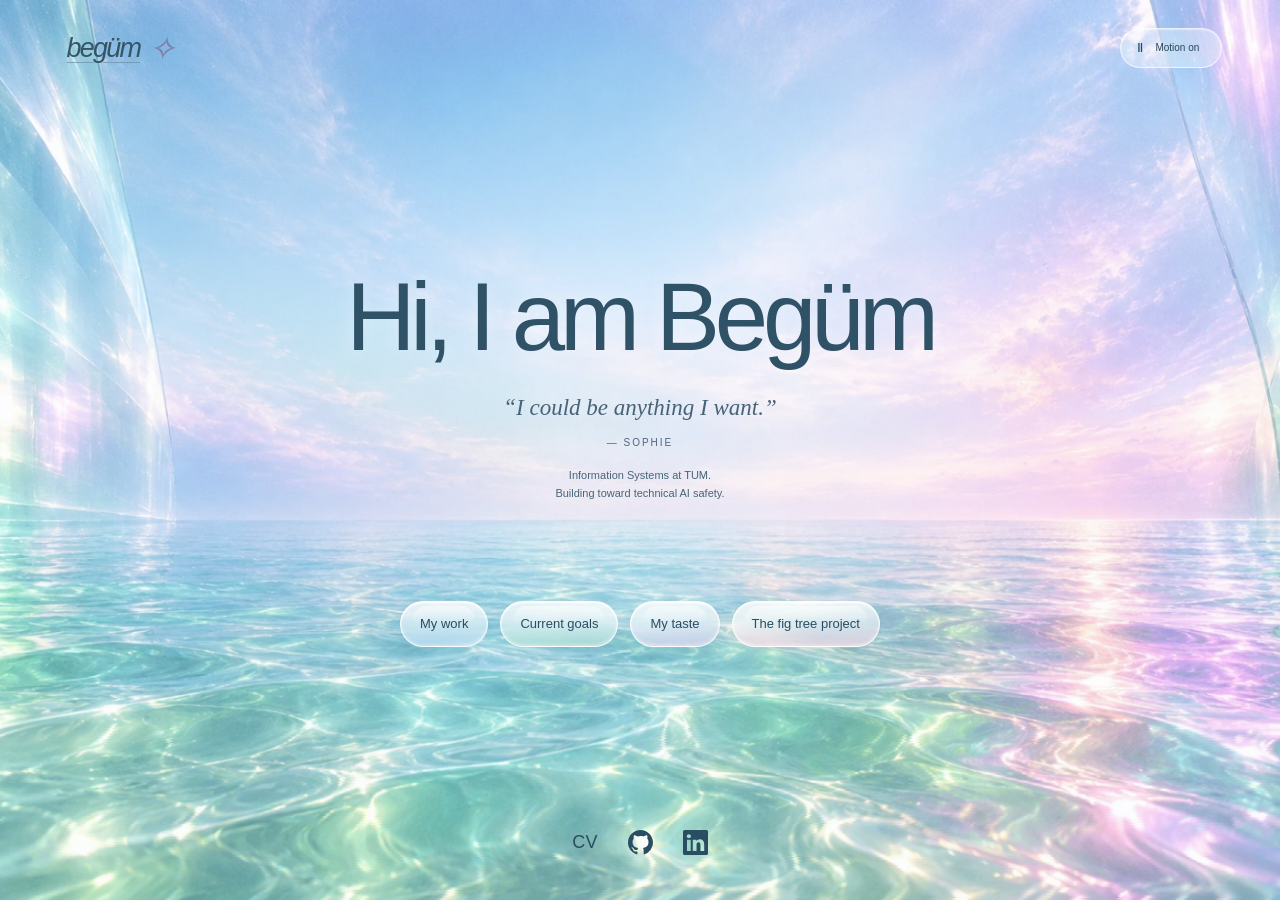
<file: index.html>
<!doctype html><html lang="en"><head><meta charset="utf-8"><meta name="viewport" content="width=device-width,initial-scale=1"><meta name="theme-color" content="#c5e7e7"><meta name="description" content="Begüm Balat — Information Systems at TUM, technical AI safety, community building and possible futures."><title>Welcome · Begüm Balat</title><link rel="icon" href="favicon.svg" type="image/svg+xml"><link rel="stylesheet" href="style.css"></head><body class="page-home"><a class="skip" href="#main">Skip to content</a><header class="site-header"><a class="brand" href="index.html" aria-label="Return to the main page" title="Return to the main page"><span class="brand-name">begüm</span><span class="brand-star" aria-hidden="true">✧</span></a><button class="menu-toggle" aria-controls="navigation" aria-expanded="false">Menu <span aria-hidden="true">☰</span></button><nav id="navigation" aria-label="Main navigation"><a href="work.html" >My work</a><a href="goals.html" >Current goals</a><a href="taste.html" >My taste</a><a href="fig-tree.html" >The fig tree project</a></nav><button class="motion-toggle" id="motion" aria-label="Pause animations" aria-pressed="false"><span class="motion-icon">Ⅱ</span><span class="motion-label">Motion on</span></button></header><main id="main" class="home-main">
  <section class="water-world" aria-labelledby="welcome-title">
    <img id="home-ocean" class="water-background" src="ocean.webp" alt="" fetchpriority="high">
    <canvas id="ocean-motion" data-water-image="home-ocean" data-horizon=".58" data-position-y=".59" aria-hidden="true"></canvas>
    <div class="home-greeting">
      <h1 id="welcome-title">Hi, I am Begüm</h1>
      <p class="home-quote">“I could be anything I want.”<cite>— SOPHIE</cite></p>
      <div class="home-intro">Information Systems at TUM.<br>Building toward technical AI safety.</div>
    </div>
    <nav class="home-destinations" aria-label="Explore my world">
      <a class="destination destination-work" href="work.html">My work</a>
      <a class="destination destination-goals" href="goals.html">Current goals</a>
      <a class="destination destination-taste" href="taste.html">My taste</a>
      <a class="destination destination-fig" href="fig-tree.html">The fig tree project</a>
    </nav>
    <div class="linkbar professional-links home-professional-links" aria-label="Professional profiles and CV">
      <a class="profile-icon profile-cv" href="Begum_Balat_CV.pdf" download="Begum_Balat_CV.pdf" aria-label="Download my CV" title="Download my CV">CV</a>
      <a class="profile-icon" href="https://github.com/begumblt" target="_blank" rel="noopener" aria-label="GitHub profile (opens in a new tab)" title="GitHub">
        <svg viewBox="0 0 16 16" width="25" height="25" fill="currentColor" aria-hidden="true" focusable="false"><path d="M8 0C3.58 0 0 3.58 0 8c0 3.54 2.29 6.53 5.47 7.59.4.07.55-.17.55-.38 0-.19-.01-.82-.01-1.49-2.01.37-2.53-.49-2.69-.94-.09-.23-.48-.94-.82-1.13-.28-.15-.68-.52-.01-.53.63-.01 1.08.58 1.23.82.72 1.21 1.87.87 2.33.66.07-.52.28-.87.51-1.07-1.78-.2-3.64-.89-3.64-3.95 0-.87.31-1.59.82-2.15-.08-.2-.36-1.02.08-2.12 0 0 .67-.21 2.2.82a7.65 7.65 0 0 1 2-.27c.68 0 1.36.09 2 .27 1.53-1.04 2.2-.82 2.2-.82.44 1.1.16 1.92.08 2.12.51.56.82 1.27.82 2.15 0 3.07-1.87 3.75-3.65 3.95.29.25.54.73.54 1.48 0 1.07-.01 1.93-.01 2.2 0 .21.15.46.55.38A8.013 8.013 0 0 0 16 8c0-4.42-3.58-8-8-8z"/></svg>
      </a>
      <a class="profile-icon" href="https://www.linkedin.com/in/beguem-balat/" target="_blank" rel="noopener" aria-label="LinkedIn profile (opens in a new tab)" title="LinkedIn">
        <svg viewBox="0 0 16 16" width="25" height="25" fill="currentColor" aria-hidden="true" focusable="false"><path d="M0 1.146C0 .513.526 0 1.175 0h13.65C15.474 0 16 .513 16 1.146v13.708c0 .633-.526 1.146-1.175 1.146H1.175C.526 16 0 15.487 0 14.854V1.146zm4.943 12.248V6.169H2.542v7.225h2.401zm-1.2-8.212c.837 0 1.358-.554 1.358-1.248-.015-.709-.521-1.248-1.342-1.248S2.43 3.225 2.43 3.934c0 .694.521 1.248 1.297 1.248h.016zm4.908 8.212V9.359c0-.216.016-.432.08-.586.173-.431.568-.878 1.232-.878.869 0 1.216.662 1.216 1.634v3.865h2.401V9.25c0-2.22-1.184-3.252-2.763-3.252-1.274 0-1.845.7-2.165 1.193v.025h-.016l.016-.025V6.169H6.25c.03.678 0 7.225 0 7.225h2.401z"/></svg>
      </a>
    </div>
  </section>
</main>
<script src="app.js" defer></script></body></html>
</file>
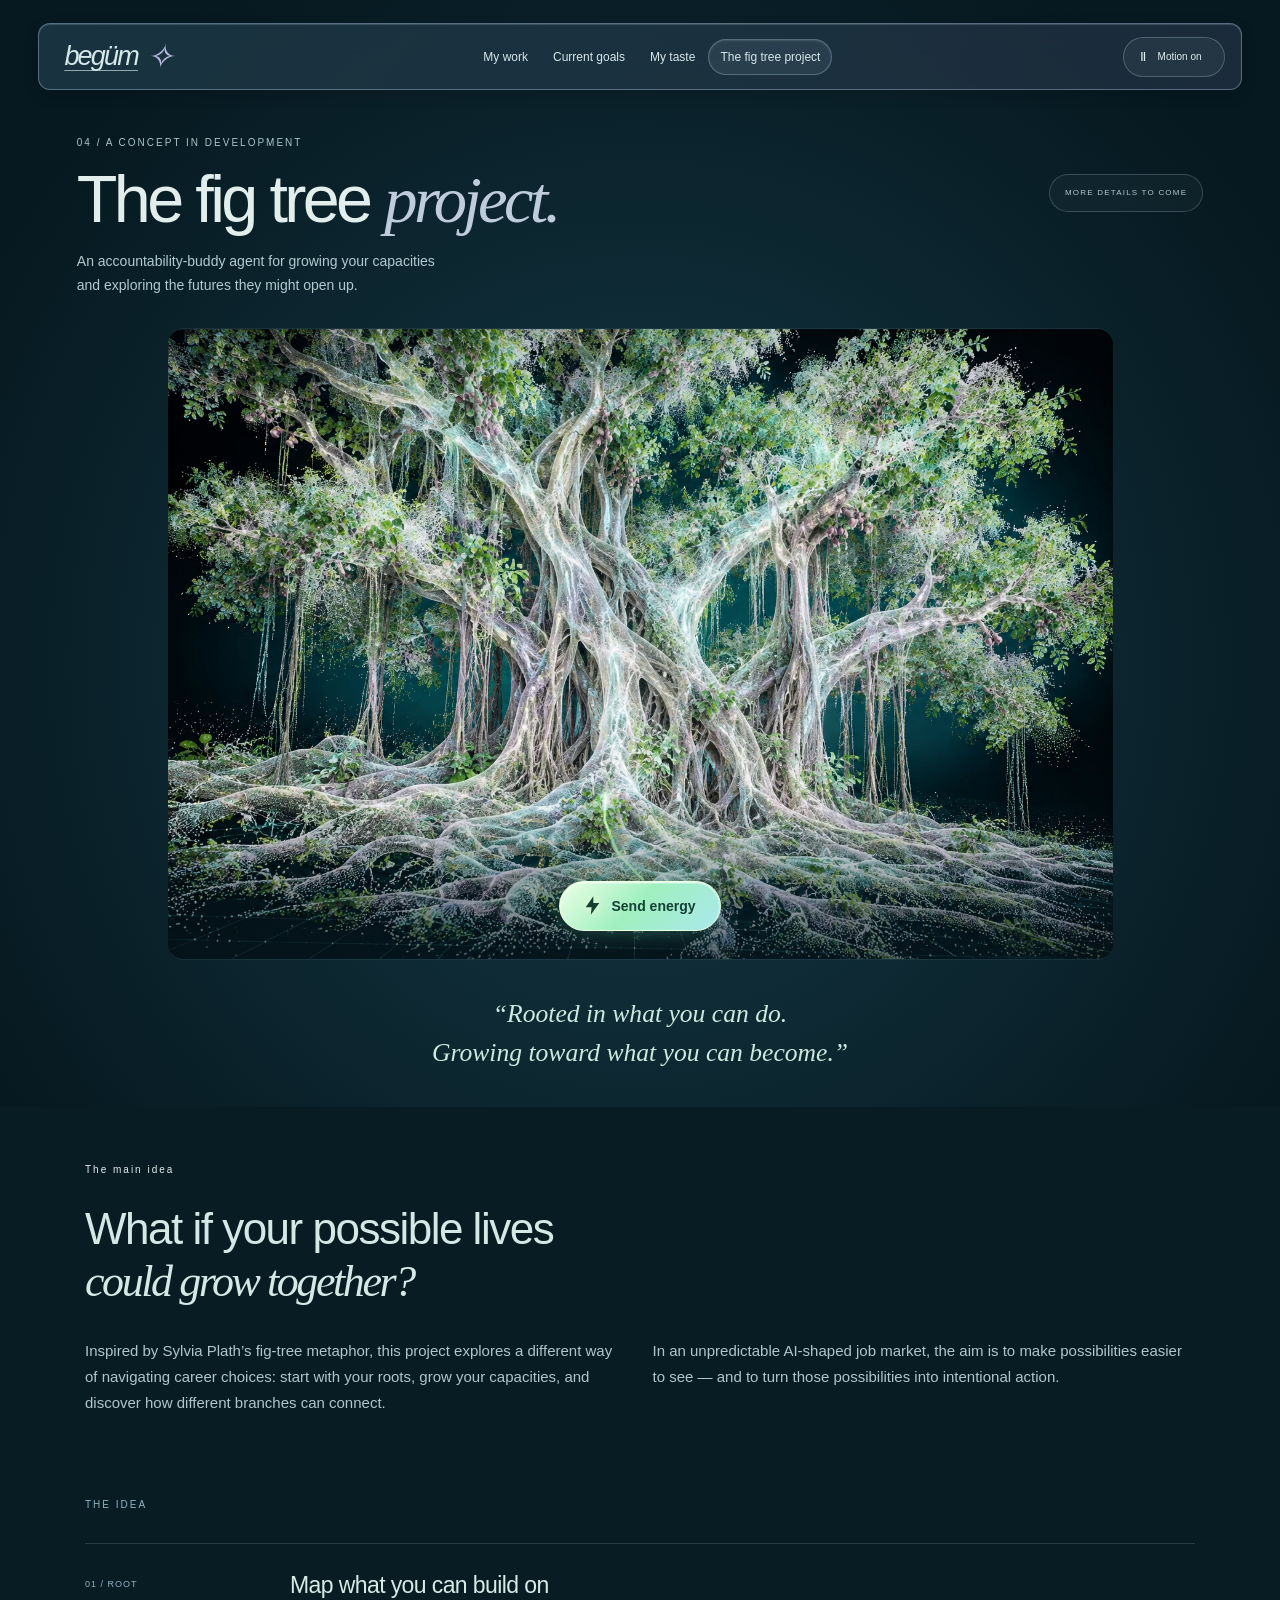
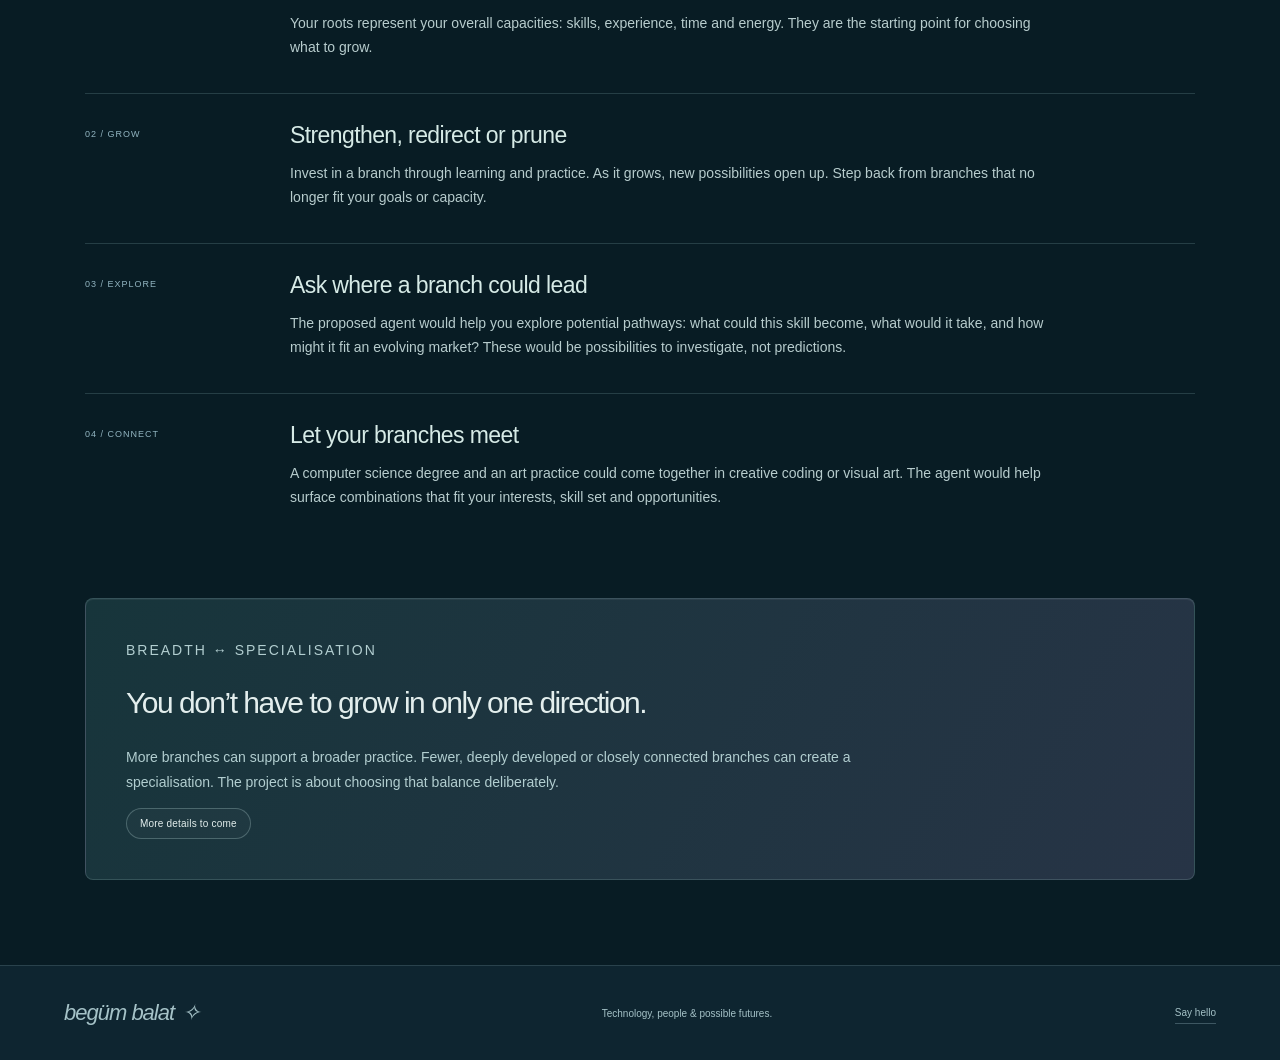
<file: fig-tree.html>
<!doctype html><html lang="en"><head><meta charset="utf-8"><meta name="viewport" content="width=device-width,initial-scale=1"><meta name="theme-color" content="#c5e7e7"><meta name="description" content="Begüm Balat — Information Systems at TUM, technical AI safety, community building and possible futures."><title>The fig tree project · Begüm Balat</title><link rel="icon" href="favicon.svg" type="image/svg+xml"><link rel="stylesheet" href="style.css">

<style>
  .page-fig-tree .tree-stage {
    width: min(1100px, 90vw, 105vh);
    width: min(1100px, 90vw, 105svh);
    max-width: 100%;
    height: auto;
    min-height: 0;
    margin: 0 auto;
    border-radius: 16px;
  }

  .page-fig-tree .tree-stage > img {
    display: block;
    width: 100%;
    height: auto;
    aspect-ratio: 3 / 2;
  }
</style>
</head><body class="page-fig-tree"><a class="skip" href="#main">Skip to content</a><header class="site-header"><a class="brand" href="index.html" aria-label="Return to the main page" title="Return to the main page"><span class="brand-name">begüm</span><span class="brand-star" aria-hidden="true">✧</span></a><button class="menu-toggle" aria-controls="navigation" aria-expanded="false">Menu <span aria-hidden="true">☰</span></button><nav id="navigation" aria-label="Main navigation"><a href="work.html" >My work</a><a href="goals.html" >Current goals</a><a href="taste.html" >My taste</a><a href="fig-tree.html" aria-current="page">The fig tree project</a></nav><button class="motion-toggle" id="motion" aria-label="Pause animations" aria-pressed="false"><span class="motion-icon">Ⅱ</span><span class="motion-label">Motion on</span></button></header><main id="main"><section class="fig-hero"><div class="fig-heading"><div class="fig-title-row"><div><p class="eyebrow">04 / A CONCEPT IN DEVELOPMENT</p><h1>The fig tree <em>project.</em></h1></div><span class="status-pill">MORE DETAILS TO COME</span></div><p class="fig-lede">An accountability-buddy agent for growing your capacities <br>and exploring the futures they might open up.</p></div><div class="tree-stage" id="tree-stage"><img id="tree-image" src="fig-tree.webp" alt="An intricate luminous fig tree with intertwined roots, branches and a leafy canopy" fetchpriority="high"><canvas id="tree-energy" aria-hidden="true"></canvas><div class="tree-caption"><button class="energy-button" id="energy-button"><svg aria-hidden="true" viewBox="0 0 20 24" width="17" height="21"><path d="M11 1 2 14h7l-1 9 10-14h-7z" fill="currentColor"/></svg>Send energy</button></div></div><blockquote class="fig-tagline"><p>“Rooted in what you can do.<br>Growing toward what you can become.”</p></blockquote></section><div class="content-wrap fig-content"><section class="fig-intro"><p class="eyebrow">The main idea</p><h2>What if your possible lives<br><em>could grow together?</em></h2><div class="two-col"><p>Inspired by Sylvia Plath’s fig-tree metaphor, this project explores a different way of navigating career choices: start with your roots, grow your capacities, and discover how different branches can connect.</p><p>In an unpredictable AI-shaped job market, the aim is to make possibilities easier to see — and to turn those possibilities into intentional action.</p></div></section><section class="content-section"><p class="eyebrow">THE IDEA</p><div class="timeline"><article><span>01 / ROOT</span><div><h3>Map what you can build on</h3><p>Your roots represent your overall capacities: skills, experience, time and energy. They are the starting point for choosing what to grow.</p></div></article><article><span>02 / GROW</span><div><h3>Strengthen, redirect or prune</h3><p>Invest in a branch through learning and practice. As it grows, new possibilities open up. Step back from branches that no longer fit your goals or capacity.</p></div></article><article><span>03 / EXPLORE</span><div><h3>Ask where a branch could lead</h3><p>The proposed agent would help you explore potential pathways: what could this skill become, what would it take, and how might it fit an evolving market? These would be possibilities to investigate, not predictions.</p></div></article><article><span>04 / CONNECT</span><div><h3>Let your branches meet</h3><p>A computer science degree and an art practice could come together in creative coding or visual art. The agent would help surface combinations that fit your interests, skill set and opportunities.</p></div></article></div></section><div class="callout green"><p class="eyebrow">BREADTH ↔ SPECIALISATION</p><h2>You don’t have to grow in only one direction.</h2><p>More branches can support a broader practice. Fewer, deeply developed or closely connected branches can create a specialisation. The project is about choosing that balance deliberately.</p><span class="coming">More details to come</span></div></div></main><footer class="site-footer"><a class="footer-name" href="index.html">begüm balat <span aria-hidden="true">✧</span></a><span>Technology, people & possible futures.</span><a href="mailto:begum.balat@tum.de">Say hello</a></footer><script src="app.js" defer></script></body></html>
</file>
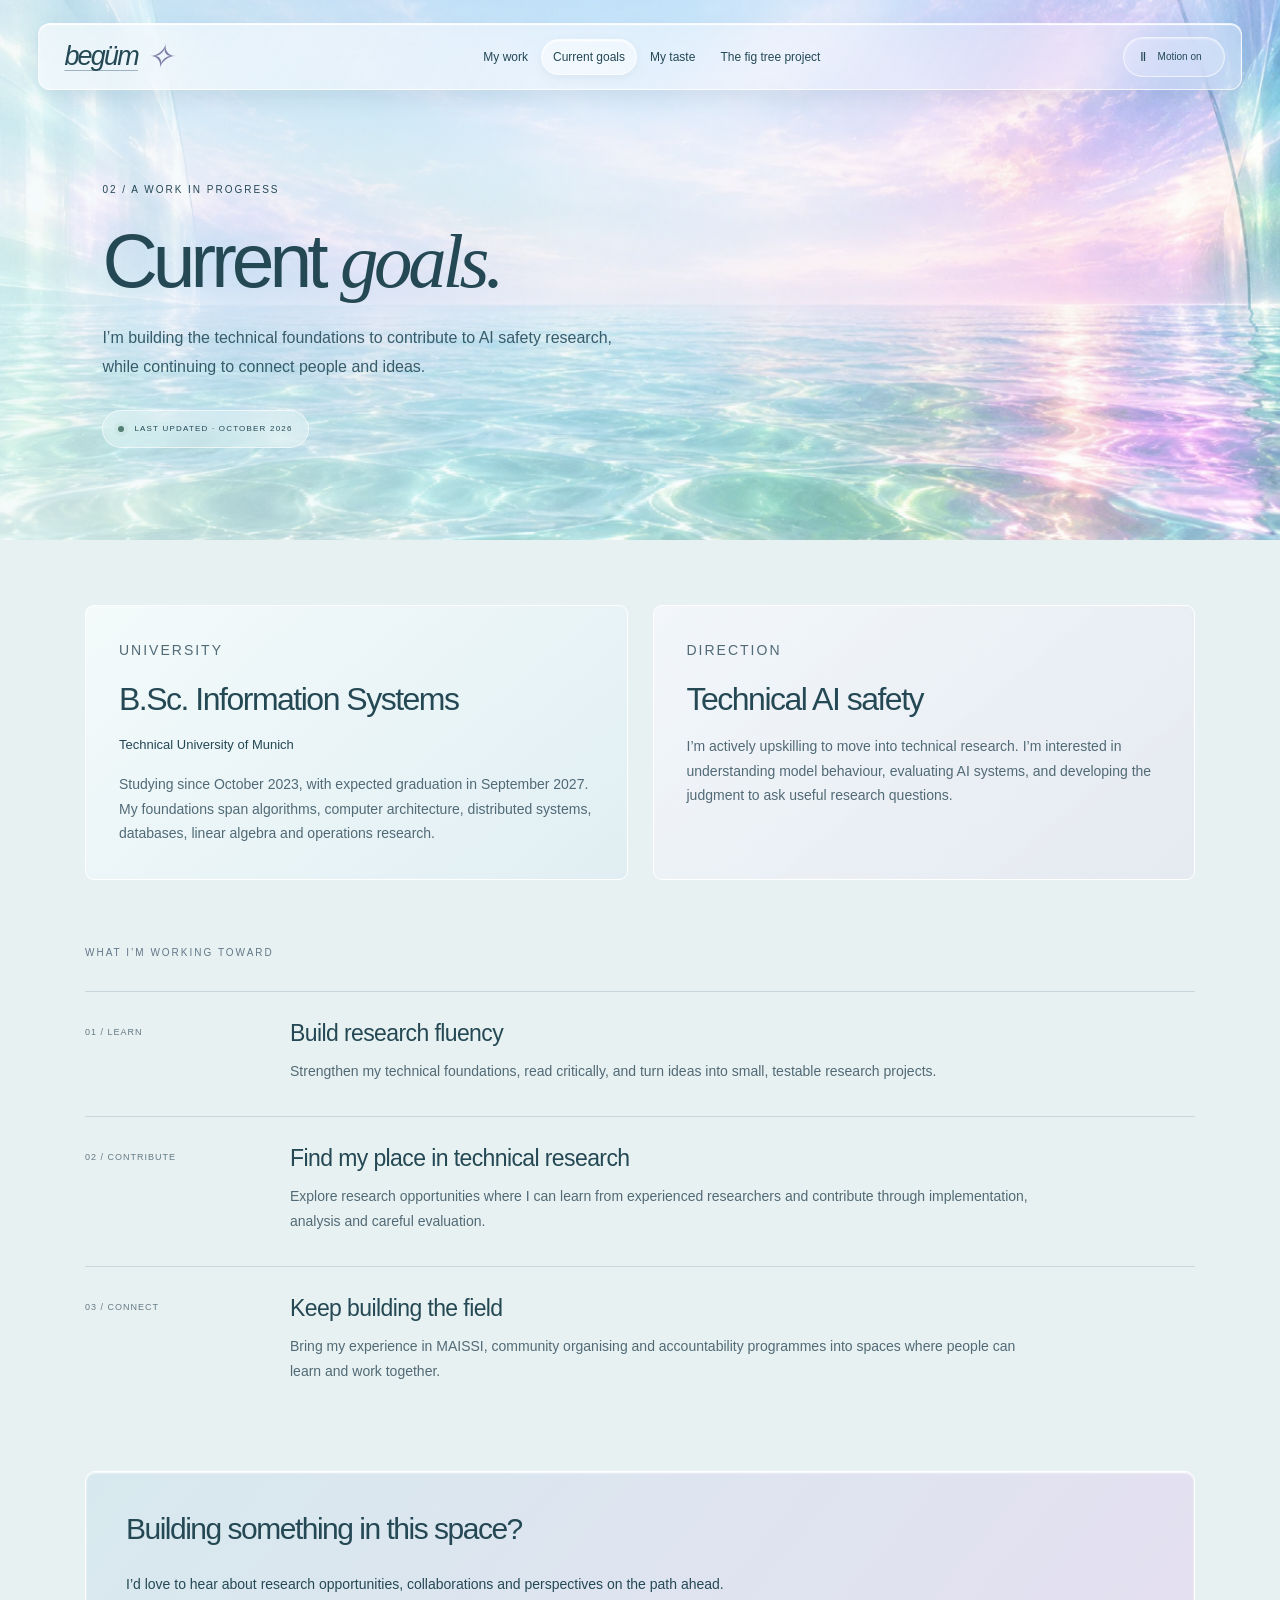
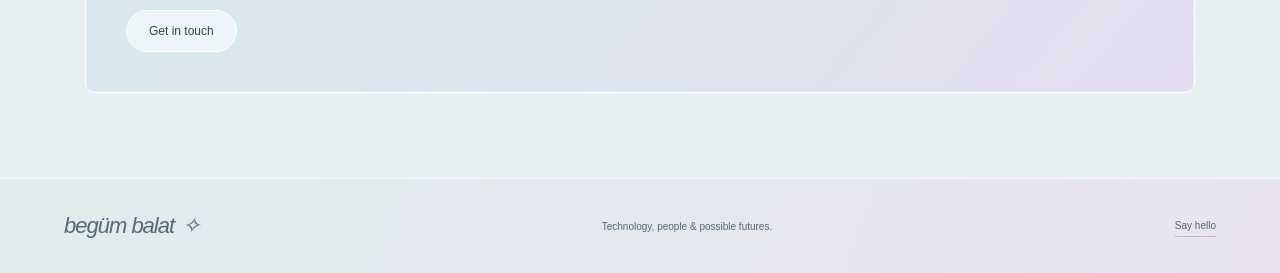
<file: goals.html>
<!doctype html><html lang="en"><head><meta charset="utf-8"><meta name="viewport" content="width=device-width,initial-scale=1"><meta name="theme-color" content="#c5e7e7"><meta name="description" content="Begüm Balat — Information Systems at TUM, technical AI safety, community building and possible futures."><title>Current goals · Begüm Balat</title><link rel="icon" href="favicon.svg" type="image/svg+xml"><link rel="stylesheet" href="style.css"></head><body class="page-goals"><a class="skip" href="#main">Skip to content</a><header class="site-header"><a class="brand" href="index.html" aria-label="Return to the main page" title="Return to the main page"><span class="brand-name">begüm</span><span class="brand-star" aria-hidden="true">✧</span></a><button class="menu-toggle" aria-controls="navigation" aria-expanded="false">Menu <span aria-hidden="true">☰</span></button><nav id="navigation" aria-label="Main navigation"><a href="work.html" >My work</a><a href="goals.html" aria-current="page">Current goals</a><a href="taste.html" >My taste</a><a href="fig-tree.html" >The fig tree project</a></nav><button class="motion-toggle" id="motion" aria-label="Pause animations" aria-pressed="false"><span class="motion-icon">Ⅱ</span><span class="motion-label">Motion on</span></button></header><main id="main"><section class="page-hero goals-hero"><img id="goals-ocean" class="hero-backdrop" src="ocean.webp" alt="" fetchpriority="high"><canvas class="lake-motion" data-water-image="goals-ocean" data-horizon=".58" data-position-y=".6" data-strength=".85" aria-hidden="true"></canvas><div class="hero-text"><p class="eyebrow">02 / A WORK IN PROGRESS</p><h1>Current <em>goals.</em></h1><p class="lede">I’m building the technical foundations to contribute to AI safety research, while continuing to connect people and ideas.</p><div class="status-pill"><span class="status-dot"></span> LAST UPDATED · OCTOBER 2026</div></div><div class="chapter-note"><span>on the horizon</span><p>Learn deeply.<br>Make things.<br>Stay curious.</p><span class="note-star">✧</span></div></section><div class="content-wrap"><section class="two-col content-section"><article class="panel blue"><p class="eyebrow">UNIVERSITY</p><h2>B.Sc. Information Systems</h2><h4>Technical University of Munich</h4><p>Studying since October 2023, with expected graduation in September 2027. My foundations span algorithms, computer architecture, distributed systems, databases, linear algebra and operations research.</p></article><article class="panel lilac"><p class="eyebrow">DIRECTION</p><h2>Technical AI safety</h2><p>I’m actively upskilling to move into technical research. I’m interested in understanding model behaviour, evaluating AI systems, and developing the judgment to ask useful research questions.</p></article></section><section class="content-section"><p class="eyebrow">WHAT I’M WORKING TOWARD</p><div class="timeline"><article><span>01 / LEARN</span><div><h3>Build research fluency</h3><p>Strengthen my technical foundations, read critically, and turn ideas into small, testable research projects.</p></div></article><article><span>02 / CONTRIBUTE</span><div><h3>Find my place in technical research</h3><p>Explore research opportunities where I can learn from experienced researchers and contribute through implementation, analysis and careful evaluation.</p></div></article><article><span>03 / CONNECT</span><div><h3>Keep building the field</h3><p>Bring my experience in MAISSI, community organising and accountability programmes into spaces where people can learn and work together.</p></div></article></div></section><div class="callout"><h2>Building something in this space?</h2><p>I’d love to hear about research opportunities, collaborations and perspectives on the path ahead.</p><a class="button" href="mailto:begum.balat@tum.de">Get in touch</a></div></div></main><footer class="site-footer"><a class="footer-name" href="index.html">begüm balat <span aria-hidden="true">✧</span></a><span>Technology, people & possible futures.</span><a href="mailto:begum.balat@tum.de">Say hello</a></footer><script src="app.js" defer></script></body></html>
</file>
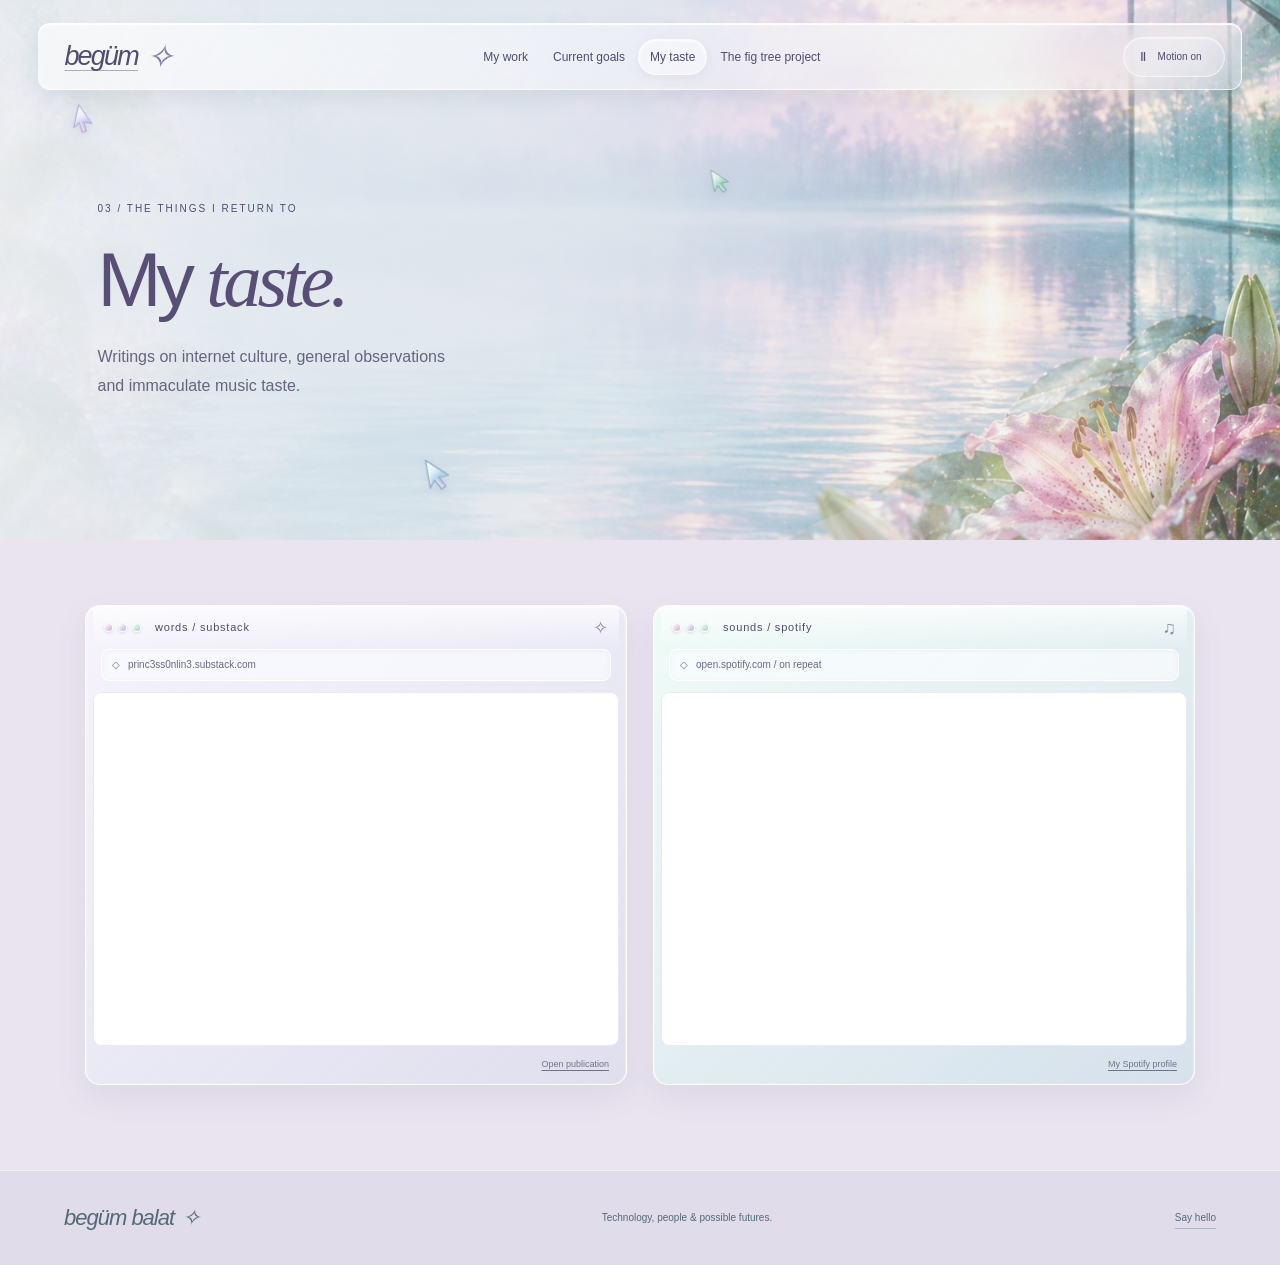
<file: taste.html>
<!doctype html><html lang="en"><head><meta charset="utf-8"><meta name="viewport" content="width=device-width,initial-scale=1"><meta name="theme-color" content="#c5e7e7"><meta name="description" content="Begüm Balat — Information Systems at TUM, technical AI safety, community building and possible futures."><title>My taste · Begüm Balat</title><link rel="icon" href="favicon.svg" type="image/svg+xml"><link rel="stylesheet" href="style.css"></head><body class="page-taste"><a class="skip" href="#main">Skip to content</a><header class="site-header"><a class="brand" href="index.html" aria-label="Return to the main page" title="Return to the main page"><span class="brand-name">begüm</span><span class="brand-star" aria-hidden="true">✧</span></a><button class="menu-toggle" aria-controls="navigation" aria-expanded="false">Menu <span aria-hidden="true">☰</span></button><nav id="navigation" aria-label="Main navigation"><a href="work.html" >My work</a><a href="goals.html" >Current goals</a><a href="taste.html" aria-current="page">My taste</a><a href="fig-tree.html" >The fig tree project</a></nav><button class="motion-toggle" id="motion" aria-label="Pause animations" aria-pressed="false"><span class="motion-icon">Ⅱ</span><span class="motion-label">Motion on</span></button></header><main id="main">
  <section class="taste-hero">
    <img class="taste-background" src="botanical.webp" alt="" fetchpriority="high">
    <div class="taste-copy">
      <p class="eyebrow">03 / THE THINGS I RETURN TO</p>
      <h1>My <em>taste.</em></h1>
      <p class="lede">Writings on internet culture, general observations and immaculate music taste.</p>
    </div>
  </section>
  <div class="content-wrap taste-content">
    <section class="taste-sections" id="taste-browsers" aria-label="My internet windows">
      <article class="mini-browser browser-words" aria-labelledby="words-window-title">
        <div class="browser-titlebar">
          <span class="browser-lights" aria-hidden="true"><i></i><i></i><i></i></span>
          <h2 id="words-window-title">words / substack</h2>
          <span class="browser-spark" aria-hidden="true">✧</span>
        </div>
        <div class="browser-toolbar">
          <a class="browser-address" href="https://princ3ss0nlin3.substack.com/" target="_blank" rel="noopener" aria-label="Open my Substack publication in a new tab"><span aria-hidden="true">◇</span><span>princ3ss0nlin3.substack.com</span></a>
        </div>
        <div class="browser-viewport">
          <iframe class="substack-embed" src="https://princ3ss0nlin3.substack.com/embed" title="Subscribe to Begüm’s Substack" width="480" height="352" loading="lazy"></iframe>
        </div>
        <div class="browser-statusbar"><a href="https://princ3ss0nlin3.substack.com/" target="_blank" rel="noopener">Open publication</a></div>
      </article>
      <article class="mini-browser browser-sounds" aria-labelledby="sounds-window-title">
        <div class="browser-titlebar">
          <span class="browser-lights" aria-hidden="true"><i></i><i></i><i></i></span>
          <h2 id="sounds-window-title">sounds / spotify</h2>
          <span class="browser-spark" aria-hidden="true">♫</span>
        </div>
        <div class="browser-toolbar">
          <a class="browser-address" href="https://open.spotify.com/playlist/12iWU7Sj3wH3CNnCg5ibz4" target="_blank" rel="noopener" aria-label="Open my Spotify playlist in a new tab"><span aria-hidden="true">◇</span><span>open.spotify.com / on repeat</span></a>
        </div>
        <div class="browser-viewport">
          <iframe class="spotify-embed" src="https://open.spotify.com/embed/playlist/12iWU7Sj3wH3CNnCg5ibz4?utm_source=generator" title="Begüm’s Spotify playlist" width="100%" height="352" allow="autoplay; clipboard-write; encrypted-media; fullscreen; picture-in-picture" allowfullscreen loading="lazy"></iframe>
        </div>
        <div class="browser-statusbar"><a href="https://open.spotify.com/user/beg%C3%BCmblt?si=f9c65b537d1c4dd7" target="_blank" rel="noopener">My Spotify profile</a></div>
      </article>
    </section>
  </div>
</main>
<footer class="site-footer"><a class="footer-name" href="index.html">begüm balat <span aria-hidden="true">✧</span></a><span>Technology, people & possible futures.</span><a href="mailto:begum.balat@tum.de">Say hello</a></footer><script src="app.js" defer></script></body></html>
</file>
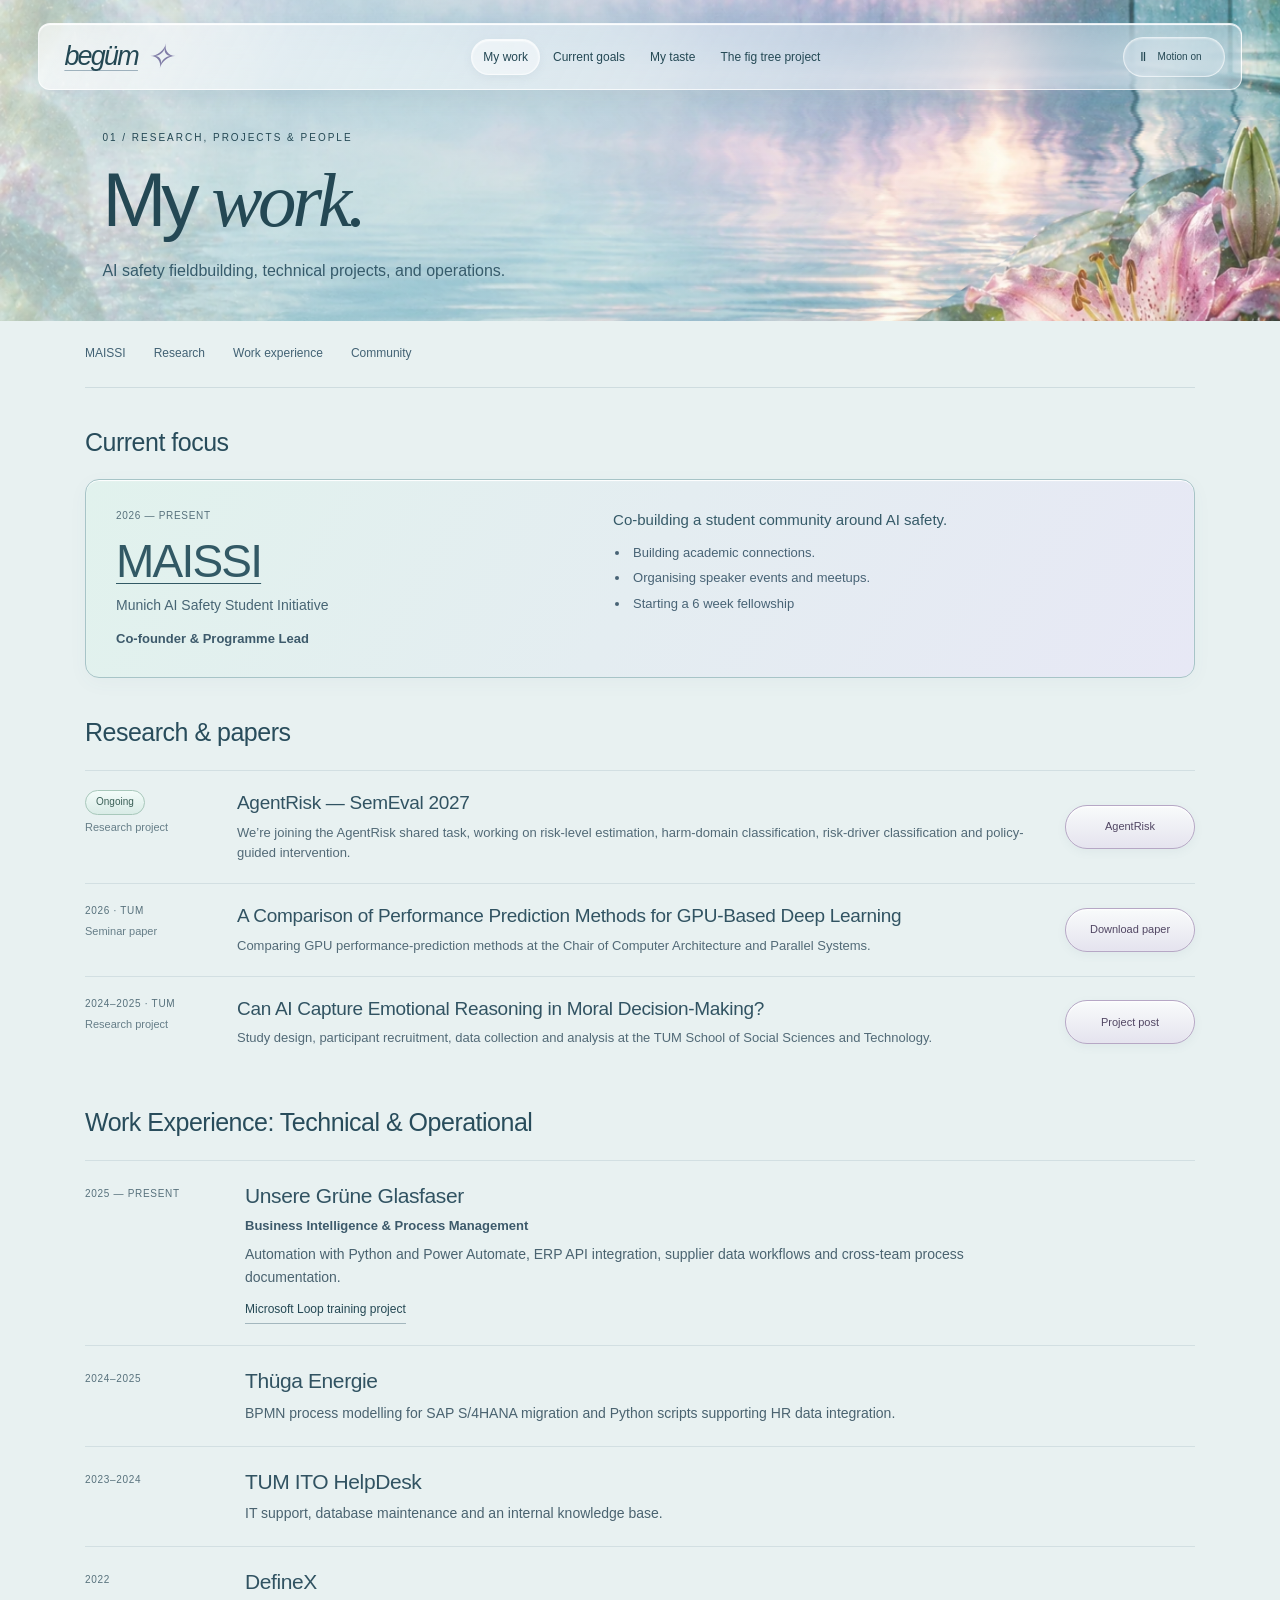
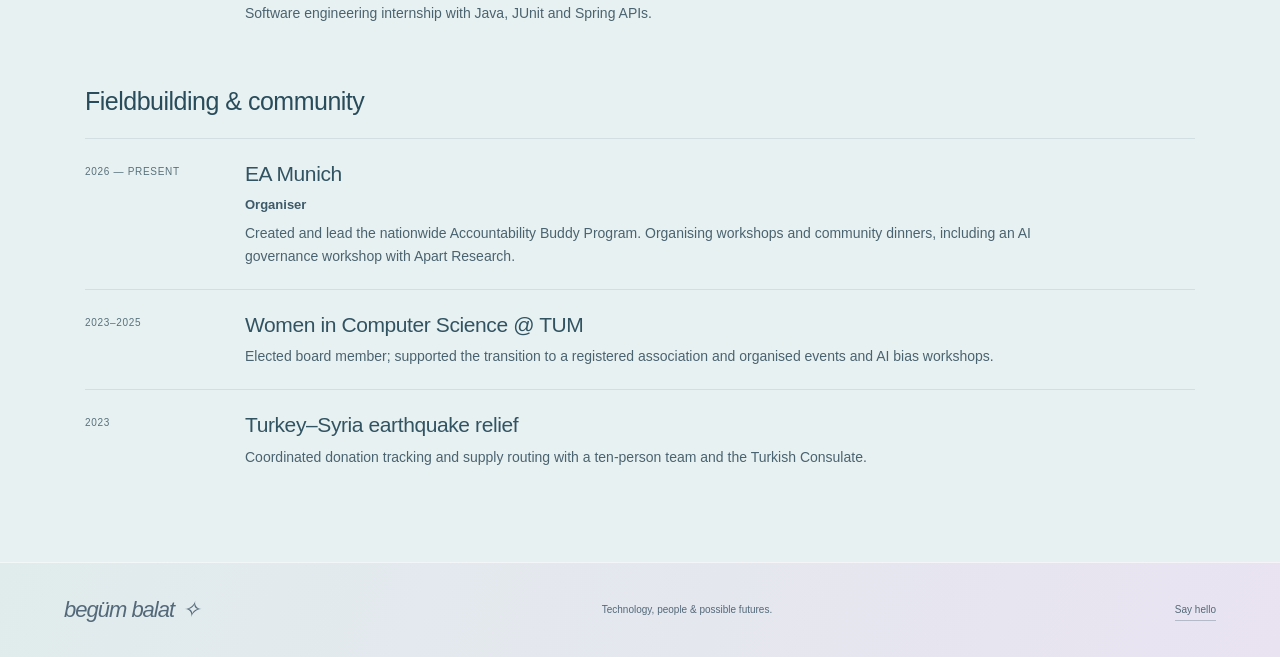
<file: work.html>
<!doctype html>
<html lang="en">
<head>
  <meta charset="utf-8">
  <meta name="viewport" content="width=device-width,initial-scale=1">
  <meta name="theme-color" content="#c5e7e7">
  <meta name="description" content="Begüm Balat — Information Systems at TUM, technical AI safety, community building and possible futures.">

  <title>My work · Begüm Balat</title>

  <link rel="icon" href="favicon.svg" type="image/svg+xml">
  <link rel="stylesheet" href="style.css?v=work-compact-20261025">

  <style>
    .page-work .page-hero.work-hero {
      height: auto !important;
      min-height: 0 !important;
      padding: 130px 8% 36px !important;
      display: flex;
      align-items: center;
    }

    .page-work .work-hero .hero-text {
      margin: 0 !important;
      padding: 0 !important;
    }

    .page-work .work-hero .lede {
      margin-bottom: 0 !important;
    }

    @media (max-width: 700px) {
      .page-work .page-hero.work-hero {
        padding: 118px 6% 28px !important;
      }
    }
  </style>
</head>

<body class="page-work">
  <a class="skip" href="#main">Skip to content</a>

  <header class="site-header">
    <a class="brand" href="index.html"
       aria-label="Return to the main page"
       title="Return to the main page">
      <span class="brand-name">begüm</span>
      <span class="brand-star" aria-hidden="true">✧</span>
    </a>

    <button class="menu-toggle"
            aria-controls="navigation"
            aria-expanded="false">
      Menu <span aria-hidden="true">☰</span>
    </button>

    <nav id="navigation" aria-label="Main navigation">
      <a href="work.html" aria-current="page">My work</a>
      <a href="goals.html">Current goals</a>
      <a href="taste.html">My taste</a>
      <a href="fig-tree.html">The fig tree project</a>
    </nav>

    <button class="motion-toggle" id="motion"
            aria-label="Pause animations" aria-pressed="false">
      <span class="motion-icon">Ⅱ</span>
      <span class="motion-label">Motion on</span>
    </button>
  </header>

  <main id="main">
    <section class="page-hero work-hero">
      <img id="work-lake" class="hero-backdrop"
           src="botanical.webp" alt="" fetchpriority="high">

      <canvas class="lake-motion"
              data-water-image="work-lake"
              data-horizon=".46"
              data-position-y=".6"
              data-strength=".65"
              data-water-mask="lake"
              aria-hidden="true"></canvas>

      <div class="hero-text">
        <p class="eyebrow">01 / RESEARCH, PROJECTS &amp; PEOPLE</p>
        <h1>My <em>work.</em></h1>
        <p class="lede">
          AI safety fieldbuilding, technical projects, and operations.
        </p>
      </div>
    </section>

    <div class="content-wrap work-content">
      <nav class="work-sections" aria-label="Sections on this page">
        <a href="#maissi">MAISSI</a>
        <a href="#research">Research</a>
        <a href="#experience">Work experience</a>
        <a href="#community">Community</a>
    </nav>

<section class="work-section" id="maissi" aria-labelledby="focus-title">
  <h2 class="work-section-title" id="focus-title">Current focus</h2>
  <article class="maissi-feature">
    <div class="maissi-identity">
      <span class="entry-date">2026 — PRESENT</span>
      <h3><a href="https://munichaisafety.com/student-initiative/" target="_blank" rel="noopener">MAISSI</a></h3>
      <p class="initiative-name">Munich AI Safety Student Initiative</p>
      <p class="entry-role">Co-founder &amp; Programme Lead</p>
    </div>
    <div class="maissi-contributions">
      <p>Co-building a student community around AI safety.</p>
      <ul>
        <li>Building academic connections.</li>
        <li>Organising speaker events and meetups.</li>
        <li>Starting a 6 week fellowship</li>
      </ul>
    </div>
  </article>
</section>

<section class="work-section" id="research" aria-labelledby="research-title">
  <h2 class="work-section-title" id="research-title">Research &amp; papers</h2>
  <div class="research-list">
    <article class="paper-entry ongoing-project">
      <div class="paper-meta"><span class="project-status">Ongoing</span><span>Research project</span></div>
      <div><h3>AgentRisk — SemEval 2027</h3><p>We’re joining the AgentRisk shared task, working on risk-level estimation, harm-domain classification, risk-driver classification and policy-guided intervention.</p></div>
      <a class="paper-download" href="https://agentrisk-semeval.lovable.app/" target="_blank" rel="noopener" aria-label="Explore the AgentRisk SemEval 2027 tasks">AgentRisk</a>
    </article>
    <article class="paper-entry">
      <div class="paper-meta"><span class="entry-date">2026 · TUM</span><span>Seminar paper</span></div>
      <div><h3>A Comparison of Performance Prediction Methods for GPU-Based Deep Learning</h3><p>Comparing GPU performance-prediction methods at the Chair of Computer Architecture and Parallel Systems.</p></div>
      <a class="paper-download" href="GPU_Performance_Prediction_Begum_Balat.pdf" download="GPU_Performance_Prediction_Begum_Balat.pdf" aria-label="Download A Comparison of Performance Prediction Methods for GPU-Based Deep Learning (PDF)">Download paper</a>
    </article>
    <article class="paper-entry">
      <div class="paper-meta"><span class="entry-date">2024–2025 · TUM</span><span>Research project</span></div>
      <div><h3>Can AI Capture Emotional Reasoning in Moral Decision-Making?</h3><p>Study design, participant recruitment, data collection and analysis at the TUM School of Social Sciences and Technology.</p></div>
      <a class="paper-download" href="https://lnkd.in/p/e3TWY2D2" target="_blank" rel="noopener">Project post</a>
    </article>
  </div>
</section>

<section class="work-section" id="experience" aria-labelledby="experience-title">
  <h2 class="work-section-title" id="experience-title">Work Experience: Technical &amp; Operational</h2>
  <div class="experience-list">
    <article class="experience-entry">
      <span class="entry-date">2025 — PRESENT</span>
      <div><h3>Unsere Grüne Glasfaser</h3><p class="entry-role">Business Intelligence &amp; Process Management</p><p>Automation with Python and Power Automate, ERP API integration, supplier data workflows and cross-team process documentation.</p><a class="text-link" href="https://begumblt.github.io/loop-training-minicourse" target="_blank" rel="noopener">Microsoft Loop training project</a></div>
    </article>
    <article class="experience-entry">
      <span class="entry-date">2024–2025</span>
      <div><h3>Thüga Energie</h3><p>BPMN process modelling for SAP S/4HANA migration and Python scripts supporting HR data integration.</p></div>
    </article>
    <article class="experience-entry">
      <span class="entry-date">2023–2024</span>
      <div><h3>TUM ITO HelpDesk</h3><p>IT support, database maintenance and an internal knowledge base.</p></div>
    </article>
    <article class="experience-entry">
      <span class="entry-date">2022</span>
      <div><h3>DefineX</h3><p>Software engineering internship with Java, JUnit and Spring APIs.</p></div>
    </article>
  </div>
</section>

<section class="work-section" id="community" aria-labelledby="community-title">
  <h2 class="work-section-title" id="community-title">Fieldbuilding &amp; community</h2>
  <div class="experience-list">
    <article class="experience-entry">
      <span class="entry-date">2026 — PRESENT</span>
      <div><h3>EA Munich</h3><p class="entry-role">Organiser</p><p>Created and lead the nationwide Accountability Buddy Program. Organising workshops and community dinners, including an AI governance workshop with Apart Research.</p></div>
    </article>
    <article class="experience-entry">
      <span class="entry-date">2023–2025</span>
      <div><h3>Women in Computer Science @ TUM</h3><p>Elected board member; supported the transition to a registered association and organised events and AI bias workshops.</p></div>
    </article>
    <article class="experience-entry">
      <span class="entry-date">2023</span>
      <div><h3>Turkey–Syria earthquake relief</h3><p>Coordinated donation tracking and supply routing with a ten-person team and the Turkish Consulate.</p></div>
    </article>
  </div>
</section>
</div></main><footer class="site-footer"><a class="footer-name" href="index.html">begüm balat <span aria-hidden="true">✧</span></a><span>Technology, people & possible futures.</span><a href="mailto:begum.balat@tum.de">Say hello</a></footer><script src="app.js" defer></script></body></html>
</file>
<file: style.css>
:root{--ink:#244854;--muted:#516a76;--line:#597b8d38;--glass:#f9ffff75;--lilac:#7f739a;--sans:'Helvetica Neue',Arial,sans-serif;--serif:Georgia,'Times New Roman',serif}*{box-sizing:border-box}html{scroll-behavior:smooth;scroll-padding-top:25px}body{margin:0;background:#e8f1f1;color:var(--ink);font-family:var(--sans);font-size:16px;-webkit-font-smoothing:antialiased}a{color:inherit;text-decoration:none}button{font:inherit;color:inherit;cursor:pointer}button,a{-webkit-tap-highlight-color:transparent}a:focus-visible,button:focus-visible{outline:3px solid #9366ae;outline-offset:5px}img{display:block;max-width:100%}p{line-height:1.75}h1,h2,h3,p{margin-top:0}h1,h2,h3{font-weight:400}h1{font-size:clamp(60px,7.8vw,110px);line-height:.98;letter-spacing:-.065em}h1 em,h2 em{font-family:var(--serif);font-weight:400;letter-spacing:-.055em}h2{font-size:38px;line-height:1.15;letter-spacing:-1.5px}h3{font-size:24px;letter-spacing:-.6px}h4{font-size:13px;font-weight:500;line-height:1.5}.skip{position:fixed;top:-100px;left:20px;z-index:100;background:#fff;padding:15px}.skip:focus{top:10px}.site-header{position:absolute;top:23px;left:3%;right:3%;z-index:20;display:flex;align-items:center;gap:25px;height:67px;padding:10px 21px;background:linear-gradient(120deg,#ffffffa0,#e5edfb55);backdrop-filter:blur(20px);-webkit-backdrop-filter:blur(20px);border:1px solid #ffffffb8;border-radius:12px;box-shadow:inset 0 1px 1px #fff,0 8px 20px #526f8620}.brand{font-size:27px;font-style:italic;letter-spacing:-1.8px;font-weight:500;display:flex;align-items:center;gap:8px}.brand-star{font-size:33px;color:#7f7ca6;line-height:1}.site-header nav{display:flex;align-items:center;gap:5px;margin:auto}.site-header nav a{font-size:12px;white-space:nowrap;padding:10px 13px;border:1px solid transparent;border-radius:30px;transition:background .2s}.site-header nav a:hover,.site-header nav a[aria-current]{border-color:#fff9;background:#ffffff75;box-shadow:inset 0 1px 2px #fff,0 3px 10px #566c8715}.home-link{display:none}.motion-toggle{border:1px solid #fff9;background:#f4f8ff40;box-shadow:inset 0 1px 2px #fff7;display:flex;align-items:center;gap:8px;border-radius:30px;padding:10px 12px;font-size:10px;white-space:nowrap}.motion-icon{font-size:13px}.menu-toggle{display:none}.eyebrow{font-family:var(--sans);font-size:10px;letter-spacing:2px;font-weight:500;line-height:1.6;margin-bottom:25px}.welcome{min-height:800px;min-height:100svh;position:relative;isolation:isolate;display:flex;align-items:center;justify-content:center;overflow:hidden}.welcome-ocean{position:absolute;z-index:-3;inset:0;width:100%;height:100%;object-fit:cover;object-position:50% 55%;animation:sea-drift 35s ease-in-out infinite alternate}.welcome:after{content:'';position:absolute;z-index:-2;inset:0;background:linear-gradient(180deg,#dae9f710,#ebf8ff24 35%,#f3edfc16 60%,#b6e9ef22)}.ocean-shimmer{position:absolute;pointer-events:none;inset:66% -25% -12%;z-index:-1;background:radial-gradient(ellipse at 50% 80%,#fefeff52,transparent 50%);mix-blend-mode:screen;animation:shimmer 14s ease-in-out infinite alternate}.welcome-location{position:absolute;top:125px;left:5%;font-size:9px;letter-spacing:1.4px;display:flex;gap:9px;align-items:center}.status-dot{width:6px;height:6px;border-radius:50%;display:inline-block;background:#537e72;box-shadow:0 0 0 4px #7baf9b18;flex:none}.coordinates{margin-left:25px;opacity:.7;font-size:8px}.welcome-copy{position:relative;max-width:1000px;margin:155px 25px 155px;text-align:center;transform:translateY(-25px)}.welcome-copy .eyebrow{letter-spacing:3px;font-size:9px;margin-bottom:38px}.welcome h1{position:relative;display:inline-block;font-size:clamp(70px,10vw,152px);letter-spacing:-.085em;font-weight:400;font-style:italic;line-height:1.1;margin:0 0 23px;color:#335365;text-shadow:0 1px 0 #fff9,0 4px 20px #ebf8ff80}.title-spark{font-family:var(--serif);position:absolute;font-size:50px;right:-51px;top:-23px;color:#7888b1;animation:soft-glow 7s ease-in-out infinite alternate}.welcome-subtitle{font-family:var(--serif);font-style:italic;font-size:29px;letter-spacing:-.9px;color:#456474;margin-bottom:24px}.welcome-intro{font-size:14px;line-height:1.9;color:#3c5b6d;margin-bottom:30px}.glass-button{display:inline-flex;align-items:center;justify-content:center;gap:35px;padding:14px 24px;font-size:12px;border-radius:30px;background:linear-gradient(180deg,#fff9,#e8f1fd60);border:1px solid #ffffffd0;box-shadow:inset 0 1px 3px #fff,0 5px 15px #5a7c8d20;backdrop-filter:blur(10px);transition:background .2s,transform .2s}.glass-button:hover{transform:translateY(-3px);background:#f9ffffc0}.welcome-footer{position:absolute;bottom:31px;left:5%;right:5%;display:flex;align-items:center;justify-content:space-between;font-size:9px;letter-spacing:1.4px;color:#264c60}.welcome-footer span:last-child{font-family:var(--serif);font-style:italic;font-size:16px;letter-spacing:0}.welcome-footer i{font-style:normal;margin-left:10px;font-size:26px}.explore{padding:70px 5% 90px;background:linear-gradient(150deg,#e1f0ee,#e7e8f4 65%,#eee4ef)}.section-top{display:flex;align-items:baseline;justify-content:space-between;gap:15px;margin-bottom:25px}.section-top .eyebrow{margin:0}.small-note{font-family:var(--serif);font-style:italic;color:#65778b;font-size:18px}.portal-grid{display:grid;grid-template-columns:repeat(4,minmax(0,1fr));gap:23px}.portal{min-width:0;transition:transform .3s}.portal:hover{transform:translateY(-6px)}.portal-image{position:relative;padding:6px;border:1px solid #fff;background:linear-gradient(145deg,#fff8,#c2d6e040);box-shadow:0 10px 22px #76829622,inset 0 1px 3px #fff;border-radius:10px;overflow:hidden}.portal-image img{width:100%;aspect-ratio:1.12;object-fit:cover;border-radius:5px;transition:filter .3s}.portal:hover img{filter:saturate(1.12)}.portal-index{position:absolute;left:17px;top:17px;background:#f5ffffbb;border:1px solid #fff9;padding:7px 9px;border-radius:3px;font-size:8px;letter-spacing:1px;backdrop-filter:blur(7px)}.portal-label{display:flex;align-items:center;justify-content:space-between;gap:8px;margin:20px 0 8px}.portal h2{font-size:22px;letter-spacing:-.9px;margin:0}.arrow-circle{font-size:17px;border:1px solid #9fadb675;border-radius:50%;width:27px;height:27px;display:grid;place-items:center;flex:none}.portal p{font-size:11px;color:#546d78;margin:0}.botanical-note{min-height:490px;position:relative;isolation:isolate;display:flex;align-items:center;padding:70px 9%;overflow:hidden}.botanical-note>img{position:absolute;inset:0;width:100%;height:100%;object-fit:cover;object-position:50% 52%;z-index:-2}.botanical-note:after{content:'';inset:0;position:absolute;z-index:-1;background:linear-gradient(90deg,#e9f6f3b8,#eaf5ff45 65%,transparent)}.botanical-note h2{font-size:42px;line-height:1.22;margin-bottom:20px}.botanical-note p:not(.eyebrow){font-size:14px;max-width:400px}.text-link{display:inline-block;font-size:12px;line-height:1.5;border-bottom:1px solid #607f8c80;padding:5px 0;transition:color .2s}.text-link:hover{color:#8d60a2;border-color:currentColor}.site-footer{padding:34px 5%;display:flex;align-items:center;justify-content:space-between;gap:25px;color:#536979;background:linear-gradient(110deg,#e0ecec,#e9e3f1);border-top:1px solid #fff9;font-size:10px}.footer-name{font-size:22px;letter-spacing:-1px;font-style:italic}.site-footer>a:last-child{border-bottom:1px solid #627e8b66;padding:5px 0}.page-hero{position:relative;isolation:isolate;min-height:655px;padding:145px 8% 60px;overflow:hidden}.hero-backdrop{position:absolute;inset:0;width:100%;height:100%;object-fit:cover;z-index:-2}.work-hero .hero-backdrop{object-position:50% 60%}.page-hero:after{content:'';position:absolute;inset:0;background:linear-gradient(90deg,#e2f2f29c,transparent 80%);z-index:-1}.hero-text{max-width:720px}.back{font-size:11px;display:inline-block;margin-bottom:35px;color:inherit;opacity:.85}.page-hero h1{margin:15px 0 25px}.lede{font-size:16px;color:#365b6b;max-width:550px;line-height:1.8;margin-bottom:28px}.linkbar{display:flex;gap:28px;align-items:center;flex-wrap:wrap}.content-wrap{max-width:1180px;margin:auto;padding:0 35px 85px}.index-strip{display:flex;justify-content:space-between;gap:20px;border-bottom:1px solid var(--line);padding:30px 0;font-size:8px;letter-spacing:1.3px;color:var(--muted)}.content-section{margin-top:65px}.content-section>.eyebrow{font-size:10px;color:#627788}.research{position:relative;margin:20px 0;border:1px solid #fff;border-radius:9px;background:linear-gradient(120deg,#fff9,#e1edf67a);padding:33px 38px;box-shadow:0 8px 22px #506f8510,inset 0 1px 1px #fff;transition:box-shadow .25s}.research:hover{box-shadow:0 10px 25px #506f8520}.research>span,.panel>span{font-size:9px;letter-spacing:1.4px;color:#657b8a}.research h2{font-size:29px;max-width:850px;margin:20px 0}.research p{font-size:14px;color:var(--muted);max-width:780px}.two-col{display:grid;grid-template-columns:1fr 1fr;gap:25px}.panel{border:1px solid #fff;background:linear-gradient(140deg,#f7f9ffae,#e0dfef65);border-radius:9px;padding:33px;box-shadow:inset 0 1px 1px white,0 7px 20px #536d8910}.panel.green{background:linear-gradient(140deg,#f8fffb9e,#d5e8df70)}.panel.blue{background:linear-gradient(140deg,#f9ffffae,#d4eaf665)}.panel h2{font-size:32px;margin:20px 0 16px}.panel p{font-size:14px;color:var(--muted);margin-bottom:0}.timeline{margin-top:30px}.timeline article{display:grid;grid-template-columns:180px 1fr;gap:25px;border-top:1px solid var(--line);padding:28px 0}.timeline article>span{font-size:9px;letter-spacing:1px;line-height:1.7;padding-top:5px;color:#647a85}.timeline h3{font-size:23px;margin:0 0 12px}.timeline p{font-size:14px;color:var(--muted);max-width:760px;margin-bottom:5px}.timeline h4{margin:0 0 12px}.goals-hero{padding-bottom:70px;display:flex;gap:40px;align-items:center}.goals-hero .hero-backdrop{object-position:50% 60%}.goals-hero .hero-text{max-width:620px}.status-pill{display:inline-flex;gap:10px;align-items:center;font-size:8px;letter-spacing:1.2px;border:1px solid #fff9;padding:12px 15px;border-radius:30px;background:#f4ffff50;backdrop-filter:blur(8px);line-height:1.5}.chapter-note{margin-left:auto;min-width:190px;transform:rotate(-5deg);padding:40px 15px 0;text-align:center}.chapter-note>span:first-child{font-size:10px;letter-spacing:1px}.chapter-note p{font-family:var(--serif);font-size:32px;font-style:italic;line-height:1.4;margin:20px 0;color:#5a7590}.note-star{font-size:70px;color:#8e97b8;display:block;animation:soft-glow 6s ease-in-out infinite alternate}.callout{position:relative;margin-top:55px;padding:40px;border:1px solid #fff;background:linear-gradient(130deg,#d7e9ee,#e5dff1);border-radius:10px;box-shadow:inset 0 1px 2px #fff}.callout h2{font-size:30px}.callout p{font-size:14px;max-width:800px}.callout .button{display:inline-block;padding:13px 22px;border:1px solid #fff;border-radius:30px;background:#ffffff90;font-size:12px}.taste-hero{padding:150px 6% 60px;background:radial-gradient(ellipse at 20% 80%,#f0e2ed,#e0dff2 60%,#cee5ee);display:grid;grid-template-columns:1fr 1fr;gap:7%;align-items:center;min-height:780px}.taste-copy{padding-left:4%}.taste-copy h1{font-size:clamp(70px,8vw,110px);color:#594e76;margin:18px 0 25px}.taste-copy .lede{max-width:370px;color:#676380}.handwritten{font-family:var(--serif);font-size:21px;font-style:italic;color:#8c7399;display:block;margin:0 0 30px}.taste-copy .glass-button{color:#655c7e}.taste-art{padding:9px 9px 0;margin:0;border:1px solid #ffffffe0;border-radius:11px;background:linear-gradient(140deg,#fff9,#e8e6f575);box-shadow:0 20px 45px #79719925,inset 0 1px 2px #fff;transform:rotate(2deg);animation:case-float 12s ease-in-out infinite alternate}.taste-art img{width:100%;aspect-ratio:1;object-fit:cover;border-radius:5px}.taste-art figcaption{display:flex;align-items:center;justify-content:space-between;font-size:8px;letter-spacing:1.3px;padding:14px 10px;color:#6f6888}.taste-art figcaption span:last-child{font-size:20px;line-height:1}.page-taste{background:#e9e4f0;color:#514c70}.page-taste .site-footer{background:#e1dce9}.taste-sections{display:grid;grid-template-columns:1.2fr 1fr;gap:27px;margin-top:65px}.journal-window,.music-window{border:1px solid #fff;border-radius:9px;background:linear-gradient(135deg,#fffbff90,#dfddee50);box-shadow:0 9px 25px #7b689a14;overflow:hidden}.journal-window:hover{background:#f7f2ffb0}.window-bar{padding:15px 21px;border-bottom:1px solid #b7b6ce65;display:flex;justify-content:space-between;font-size:9px;letter-spacing:1px;background:linear-gradient(#ffffffb0,#d9d7e98a);box-shadow:inset 0 1px 2px #fff}.window-body{padding:28px 33px 35px}.window-body h2{font-size:32px;margin-bottom:18px}.window-body p{font-size:14px;color:#706c87;max-width:340px}.outline-symbol{font-size:55px;color:#9290af;display:block;margin:0 0 25px}.record{width:73px;height:73px;border-radius:50%;margin:0 0 26px;background:conic-gradient(from 35deg,#b9c8ea,#e5c6ee,#d4faf2,#b4b9e4,#ecd9f1,#b6dfe4,#b9c8ea);border:1px solid #fff;box-shadow:0 6px 15px #72639420,inset 0 0 7px white;display:grid;place-items:center;animation:record-spin 24s linear infinite}.record span{width:17px;height:17px;border-radius:50%;background:#e9e4f0;border:3px double #f8fdff}.coming{display:inline-block;font-size:10px;letter-spacing:.2px;border:1px solid #8d8aa740;border-radius:30px;padding:9px 13px;background:#fff3}.notebook{position:relative;overflow:hidden;margin-top:45px;padding:45px 35px;border-top:1px solid #aaa4c04d;background:repeating-linear-gradient(transparent,transparent 30px,#aaa4c015 30px,#aaa4c015 31px)}.notebook h2{font-size:42px;line-height:1.15}.notebook p:not(.eyebrow){font-size:14px;max-width:420px}.notebook-flower{position:absolute;right:70px;top:40px;color:#bfb1cc66;font-size:210px;line-height:1;pointer-events:none}.page-fig-tree{background:#081c24;color:#e3eeed;--ink:#e3eeed;--muted:#b7cccd;--line:#b1e3e52b}.page-fig-tree .site-header{color:#d5e8ea;background:linear-gradient(125deg,#21404db0,#253345b0);border-color:#d4eeff55;box-shadow:inset 0 1px 1px #d9f7ff30,0 5px 15px #0002}.page-fig-tree .brand-star{color:#b8bbdf}.page-fig-tree .site-header nav a:hover,.page-fig-tree .site-header nav a[aria-current]{background:#caeaff15;border-color:#d2eaff44;box-shadow:inset 0 1px 2px #fff2}.page-fig-tree .motion-toggle{color:#deebef;background:#e7f6ff0d;border-color:#c3e5ec40;box-shadow:none}.fig-hero{padding-top:135px;background:radial-gradient(ellipse at 50% 60%,#153944,#061820 85%)}.fig-heading{padding:0 6% 24px;max-width:1480px;margin:auto}.fig-heading .back{margin-bottom:27px;color:#a8c7ce}.fig-title-row{display:flex;justify-content:space-between;align-items:center;gap:25px}.fig-title-row .eyebrow{color:#aac6c9;margin-bottom:16px}.fig-title-row h1{font-size:clamp(45px,5.2vw,76px);margin-bottom:18px;letter-spacing:-.055em;color:#e1eeec}.fig-title-row h1 em{color:#bfccdc}.fig-title-row .status-pill{flex:none;color:#b3c6d3;border-color:#dae9ff33;background:#d3e8ff09}.fig-lede{font-size:14px;color:#b2cbd0;margin:0;line-height:1.7}.tree-stage{position:relative;max-width:1450px;margin:auto;isolation:isolate;overflow:hidden;border-top:1px solid #c2eaf313;border-bottom:1px solid #c2eaf313}.tree-stage>img{width:100%;height:auto;aspect-ratio:3/2;object-fit:cover}.tree-stage:after{content:'';position:absolute;inset:0;z-index:2;pointer-events:none;background:linear-gradient(180deg,#081c2420,transparent 15%,transparent 75%,#081c24a0)}#tree-energy{position:absolute;inset:0;width:100%;height:100%;pointer-events:none;z-index:1;mix-blend-mode:screen}.tree-caption{position:absolute;bottom:28px;left:5%;right:5%;z-index:3;display:flex;align-items:center;gap:20px;justify-content:space-between}.energy-button{border:1px solid #c3e8e860;border-radius:30px;background:linear-gradient(120deg,#244c55c0,#384559bb);backdrop-filter:blur(15px);box-shadow:inset 0 1px 2px #fff4,0 5px 25px #0003;color:#e1fbf4;padding:14px 20px;font-size:11px;display:flex;align-items:center;gap:24px;transition:background .2s}.energy-button:hover{background:#315b68dd}.energy-button span{font-size:20px}#energy-status{font-size:10px;color:#d9eee9;text-shadow:0 2px 8px #000;background:#071d2680;padding:7px 10px;border-radius:4px}.fig-tagline{max-width:1450px;display:flex;justify-content:space-between;gap:25px;margin:auto;padding:24px 5%;font-size:8px;letter-spacing:1.6px;color:#9bbcc4}.fig-content{padding-top:55px}.fig-intro h2{font-size:44px;line-height:1.18;color:#d4e9e6;margin-bottom:30px}.fig-intro p:not(.eyebrow){font-size:15px;color:#b0c6cd}.fig-content .timeline article>span,.fig-content .content-section>.eyebrow{color:#91b4c0}.fig-content .timeline h3{color:#d6eae6}.fig-content .callout{background:linear-gradient(120deg,#17353b,#273446);border-color:#c3e7e62b;box-shadow:inset 0 1px 1px #fff1}.fig-content .callout p{color:#b2ced0}.fig-content .coming{border-color:#c6e4e444;background:#ffffff06}.page-fig-tree .site-footer{background:#0e2530;color:#a5c2c7;border-color:#cae7ee25}.page-fig-tree .site-footer a:last-child{border-color:#a2c6ce50}.paused *,.paused *:before,.paused *:after{animation-play-state:paused!important}.paused{scroll-behavior:auto}.no-transitions *{transition:none!important}@keyframes sea-drift{from{transform:scale(1.015) translateY(0)}to{transform:scale(1.055) translateY(-5px)}}@keyframes shimmer{from{transform:translateX(-6%);opacity:.3}to{transform:translateX(6%);opacity:.8}}@keyframes soft-glow{from{opacity:.5}to{opacity:1}}@keyframes case-float{from{transform:rotate(2deg) translateY(0)}to{transform:rotate(1deg) translateY(-8px)}}@keyframes record-spin{to{transform:rotate(360deg)}}@media(prefers-reduced-motion:reduce){*,*:before,*:after{animation:none!important;transition:none!important;scroll-behavior:auto!important}}@media(min-width:1600px){.welcome{min-height:850px}.welcome-copy{margin:200px 25px}.portal-grid{max-width:1450px;margin:auto}.section-top{max-width:1450px;margin:0 auto 25px}}@media(max-width:1050px){.site-header{gap:15px;padding:10px 16px}.site-header nav a{padding:10px 9px;font-size:11px}.brand{font-size:25px}.portal-grid{gap:16px}.portal h2{font-size:19px}.welcome h1{font-size:11vw}.portal p{font-size:10px}.taste-hero{gap:5%;padding-left:5%;padding-right:5%;min-height:700px}.taste-copy h1{font-size:80px}.fig-title-row{align-items:flex-start}.fig-title-row .status-pill{font-size:7px;letter-spacing:.5px;margin-top:15px}.chapter-note{min-width:140px}.chapter-note p{font-size:26px}}@media(max-width:760px){.site-header{top:15px;left:4%;right:4%;height:61px;gap:12px}.brand{font-size:26px}.menu-toggle{display:flex;gap:10px;align-items:center;border:1px solid #fff9;border-radius:20px;padding:9px 13px;margin-left:auto;background:#faffff65;font-size:11px}.menu-toggle span{font-size:15px}.motion-toggle{padding:10px;font-size:12px}.motion-label{display:none}.site-header nav{display:none;position:absolute;left:0;right:0;top:70px;padding:12px;background:#eff8f9f5;border:1px solid #fff;border-radius:10px;box-shadow:0 15px 30px #35586b25;backdrop-filter:blur(20px);flex-direction:column;align-items:stretch;margin:0}.site-header nav.open{display:flex}.site-header nav a{font-size:13px;padding:12px 15px}.home-link{display:block}.site-header nav a[aria-current]{background:#d9e8f1}.welcome-location{top:107px;font-size:8px;left:6%}.coordinates{font-size:7px;margin-left:12px}.welcome{min-height:760px;min-height:100svh}.welcome-ocean{object-position:50% 50%;animation:none}.welcome-copy{margin:185px 6% 160px;transform:none;width:88%;padding:0 0 25px}.welcome-copy .eyebrow{font-size:8px;letter-spacing:1.6px;margin-bottom:32px}.welcome h1{font-size:clamp(54px,12vw,88px);letter-spacing:-.075em;white-space:nowrap;margin-bottom:22px}.title-spark{right:-15px;top:-26px;font-size:34px}.welcome-subtitle{font-size:23px;margin-bottom:20px}.welcome-intro{font-size:12px;line-height:1.85;max-width:360px;margin:0 auto 28px}.welcome-intro br{display:none}.welcome-footer{left:6%;right:6%;bottom:27px;font-size:7px;letter-spacing:.7px}.welcome-footer span:last-child{font-size:12px}.welcome-footer i{font-size:20px}.glass-button{font-size:11px;padding:13px 21px}.explore{padding:45px 6% 55px}.section-top{display:block;margin-bottom:25px}.small-note{display:block;font-size:16px;margin-top:9px}.eyebrow{font-size:9px;letter-spacing:1.5px;margin-bottom:20px}.portal-grid{grid-template-columns:1fr 1fr;gap:30px 15px}.portal-image img{aspect-ratio:1}.portal-index{top:12px;left:12px;padding:5px;font-size:6px;letter-spacing:.5px}.portal-label{margin-top:15px;gap:5px}.portal h2{font-size:19px;line-height:1.15;letter-spacing:-.6px}.arrow-circle{width:23px;height:23px;font-size:14px}.portal p{font-size:10px;line-height:1.6}.botanical-note{min-height:440px;padding:55px 7%}.botanical-note>img{object-position:60% 50%}.botanical-note:after{background:linear-gradient(90deg,#e9f6f3ce,#eaf5ff85 65%,#eaf5ff30)}.botanical-note h2{font-size:31px}.botanical-note p:not(.eyebrow){font-size:13px;max-width:300px}.site-footer{padding:25px 6%;flex-wrap:wrap;gap:18px}.footer-name{font-size:20px}.site-footer>span{width:100%;order:3;font-size:9px}.site-footer>a:last-child{margin-left:auto}.page-hero{min-height:630px;padding:123px 7% 45px}.back{margin-bottom:27px;font-size:10px}.page-hero h1{font-size:75px;margin:15px 0 26px}.lede{font-size:14px;line-height:1.8}.work-hero .hero-backdrop{object-position:63% 50%}.work-hero:after{background:linear-gradient(90deg,#e7f3f4ce,#e9f6f3a8 60%,#e3eff745)}.linkbar{gap:20px}.text-link{font-size:11px}.content-wrap{padding:0 6% 55px}.index-strip{padding:22px 0;font-size:7px}.index-strip span:last-child{display:none}.content-section{margin-top:45px}.research{padding:25px}.research h2{font-size:25px;line-height:1.25;letter-spacing:-1px}.research p{font-size:13px}.research>span,.panel>span{font-size:8px}.two-col{grid-template-columns:1fr;gap:18px}.panel{padding:25px}.panel h2{font-size:29px}.panel p{font-size:13px}.timeline article{grid-template-columns:1fr;gap:10px;padding:25px 0}.timeline h3{font-size:22px}.timeline p{font-size:13px}.timeline article>span{font-size:8px}.goals-hero{align-items:flex-start;display:block}.chapter-note{display:none}.status-pill{font-size:7px;letter-spacing:.8px;padding:11px 13px}.callout{padding:28px;margin-top:35px}.callout h2{font-size:27px}.callout p{font-size:13px}.taste-hero{padding:123px 7% 40px;grid-template-columns:1fr;gap:45px}.taste-copy{padding:0}.taste-copy h1{font-size:78px}.taste-copy .lede{max-width:320px}.handwritten{font-size:19px;margin-bottom:25px}.taste-art{max-width:440px;width:94%;justify-self:center;transform:rotate(1.5deg)}.taste-sections{grid-template-columns:1fr;gap:25px;margin-top:40px}.window-body{padding:25px}.window-body h2{font-size:29px}.notebook{padding:30px 15px}.notebook h2{font-size:35px}.notebook p:not(.eyebrow){max-width:260px;font-size:13px}.notebook-flower{font-size:120px;right:-15px;top:110px;opacity:.4}.fig-hero{padding-top:122px}.fig-heading{padding:0 6% 25px}.fig-title-row{display:block}.fig-title-row h1{font-size:47px;line-height:1.05;max-width:360px}.fig-title-row .status-pill{margin:0 0 18px;font-size:7px}.fig-lede{font-size:12px}.fig-lede br{display:none}.tree-caption{position:relative;left:auto;right:auto;bottom:auto;padding:20px 6%;background:#0b212b;flex-wrap:wrap;gap:12px}.energy-button{padding:11px 15px;font-size:10px;gap:20px;box-shadow:none}#tree-energy{height:auto;aspect-ratio:3/2}.tree-stage:after{display:none}#energy-status{font-size:9px;background:transparent;padding:0}.fig-tagline{font-size:6px;padding:20px 6%;letter-spacing:.8px;gap:18px}.fig-tagline span{max-width:150px}.fig-content{padding-top:25px}.fig-intro h2{font-size:31px}.fig-intro p:not(.eyebrow){font-size:13px;margin-bottom:0}.fig-content .callout{padding:25px}.page-fig-tree .menu-toggle{background:#e5f1ff15;border-color:#badde855;color:#d9eeee}.page-fig-tree .site-header nav{background:#173541f5;border-color:#abc9dc55}.page-fig-tree .site-header nav a[aria-current]{background:#bfddea20}}@media(max-width:360px){.welcome h1{font-size:49px}.portal h2{font-size:17px}.welcome-footer span:first-child{font-size:6px}.welcome-subtitle{font-size:21px}.page-hero h1{font-size:65px}}

/* Thumbnail objects are separate transparent artwork, not hero-image crops. */
.portal-object{background:radial-gradient(ellipse at 50% 58%,#f5f7ffdd,#d8dcefb0 68%,#e5eaf399)}
.portal-goals .portal-object{background:radial-gradient(ellipse at 50% 58%,#f0fffad9,#d3e8e8b0 68%,#dbe7f099)}
.portal-object img{object-fit:contain;padding:24px 10px 5px;filter:drop-shadow(0 8px 8px #5d71961c)}
.portal:hover .portal-object img{filter:drop-shadow(0 11px 10px #5d719630);transform:translateY(-3px)}
@media(max-width:760px){.portal-object img{padding:20px 3px 2px}}

.portal-taste .portal-object{background:radial-gradient(ellipse at 50% 58%,#fff8ffdd,#e4dff1b0 68%,#e6e9f299)}

/* Photographic lily still-lifes share the site artwork treatment. */
.portal-still-life img{object-fit:cover;padding:0;filter:none}

/* A quiet, single-scene welcome. The original ocean and botanical artwork
   are atmospheric backgrounds; navigation has its own small vector objects. */
.page-home{background:#cde7ee}.page-home .site-header{top:24px;left:4.5%;right:4.5%;padding:0;height:48px;background:transparent;border:0;box-shadow:none;backdrop-filter:none}.page-home .site-header nav,.page-home .menu-toggle{display:none}.page-home .motion-toggle{margin-left:auto;background:#eff9ff65;border-color:#ffffffa8}.page-home>.site-footer{display:none}.page-home .brand{color:#355566}.water-world{min-height:760px;min-height:max(760px,100svh);padding:160px 6% 100px;position:relative;isolation:isolate;display:flex;flex-direction:column;align-items:center;justify-content:center;overflow:hidden}.water-background{position:absolute;inset:0;z-index:-3;width:100%;height:100%;object-fit:cover;object-position:50% 59%;animation:sea-drift 38s ease-in-out infinite alternate}.water-world:after{content:'';position:absolute;inset:0;z-index:-2;background:linear-gradient(#eff8ff0a,#f5f9ff3b 32%,#f3fbff15 54%,#d9f2ee12)}.water-light{position:absolute;inset:58% -20% -20%;z-index:-1;background:radial-gradient(ellipse at 40% 60%,#f8fffa70,transparent 52%);mix-blend-mode:soft-light;animation:shimmer 12s ease-in-out infinite alternate;pointer-events:none}.home-greeting{text-align:center;margin:0 auto 52px}.home-greeting .eyebrow{font-size:9px;letter-spacing:2.3px;margin:0 0 25px;color:#466072}.home-greeting h1{font-size:clamp(70px,7.7vw,108px);letter-spacing:-.065em;font-weight:300;line-height:1.15;color:#305267;margin:0 0 16px;text-shadow:0 2px 20px #f4fbff99}.home-greeting h1 em{font-family:Georgia,serif;font-weight:400;letter-spacing:-.055em;color:#56628c}.home-greeting h1>span{display:inline-block;font-family:Georgia,serif;font-size:.35em;vertical-align:top;margin:6px 0 0 10px;color:#7b87ab;animation:soft-glow 8s ease-in-out infinite alternate}.home-greeting>p:not(.eyebrow){font-family:Georgia,serif;font-size:23px;font-style:italic;margin:0 0 16px;color:#486377}.home-intro{font-size:12px;line-height:1.8;color:#476578}.icon-navigation{display:grid;grid-template-columns:repeat(4,minmax(0,1fr));gap:24px;width:min(790px,100%);position:relative}.world-link{display:flex;flex-direction:column;align-items:center;text-align:center;border-radius:22px;padding:10px 4px 16px;transition:background .3s,transform .3s;min-width:0}.icon-object{display:flex;align-items:center;justify-content:center;width:132px;height:132px;transition:transform .4s;animation:object-float 7s ease-in-out infinite}.world-link:nth-child(2) .icon-object{animation-delay:-1.8s}.world-link:nth-child(3) .icon-object{animation-delay:-3.2s}.world-link:nth-child(4) .icon-object{animation-delay:-4.8s}.icon-object img{width:132px;height:132px;filter:drop-shadow(0 9px 8px #32607717)}.world-label{display:block;font-size:14px;font-weight:500;color:#2f5264;line-height:1.5;margin-top:8px;padding:4px 9px;border-radius:20px;background:#eff9fe85;border:1px solid #ffffffa0;box-shadow:0 3px 10px #5a839114;text-wrap:nowrap}.world-label>span{font-size:12px;margin-left:4px}.world-description{display:block;font-size:10px;margin-top:9px;line-height:1.5;color:#305768;text-shadow:0 1px 5px #e9ffff}.world-link:hover{background:#f4fdff45;transform:translateY(-5px)}.world-link:hover .icon-object{filter:brightness(1.04)}.home-bottom{position:absolute;left:4.5%;right:4.5%;bottom:27px;display:flex;justify-content:space-between;align-items:center;font-size:11px;color:#345b68}.home-bottom>span{display:flex;gap:10px;align-items:center}.home-bottom a{border-bottom:1px solid #52788666;padding:5px 0}.page-work .page-hero,.page-goals .page-hero{min-height:540px;padding-top:145px;padding-bottom:55px}.page-work .page-hero h1,.page-goals .page-hero h1{font-size:clamp(60px,6vw,85px)}.chapter-note{display:none}.taste-hero{position:relative;isolation:isolate;overflow:hidden;min-height:620px;gap:8%;background:#e4e4ef}.taste-background{position:absolute;inset:0;width:100%;height:100%;object-fit:cover;object-position:60% 55%;z-index:-2}.taste-hero:after{content:'';position:absolute;inset:0;background:linear-gradient(90deg,#edf0f5ed,#e9ecf3bd 45%,#dbe6ec20);z-index:-1}.taste-copy h1{font-size:clamp(60px,6vw,85px)}.taste-copy .handwritten{display:none}.taste-art{max-width:380px;justify-self:center}.taste-art img{aspect-ratio:1.15}.taste-sections{grid-template-columns:1fr 1fr}.research,.panel,.journal-window,.music-window{box-shadow:none}.research{border-radius:5px}.fig-heading{padding-bottom:30px}.fig-content .callout{border-radius:8px}.page-goals .page-hero:after{background:linear-gradient(90deg,#f0f8faab,#eef7fc50,transparent)}
@keyframes object-float{0%,100%{transform:translateY(0) rotate(-1deg)}50%{transform:translateY(-6px) rotate(1deg)}}
@media(min-width:1600px){.water-world{padding-top:180px}.home-greeting{margin-bottom:65px}.icon-navigation{width:880px;gap:40px}}
@media(max-width:760px){.water-world{min-height:max(780px,100svh);padding:116px 6% 94px;justify-content:center}.page-home .site-header{top:22px;left:6%;right:6%}.page-home .motion-label{display:inline;font-size:10px}.home-greeting{margin-bottom:25px}.home-greeting .eyebrow{font-size:7px;letter-spacing:1.2px;margin-bottom:18px}.home-greeting h1{font-size:clamp(45px,10.5vw,68px);white-space:nowrap;margin-bottom:15px}.home-greeting h1>span{margin:3px 0 0 5px}.home-greeting>p:not(.eyebrow){font-size:19px;margin-bottom:12px}.home-intro{font-size:11px;line-height:1.8}.icon-navigation{max-width:370px;grid-template-columns:1fr 1fr;gap:14px 16px}.world-link{padding:1px 0 10px}.icon-object,.icon-object img{width:101px;height:101px}.world-label{font-size:12px;margin-top:1px;padding:4px 9px}.world-description{font-size:9px;margin-top:6px}.home-bottom{left:6%;right:6%;bottom:22px;font-size:10px}.water-background{object-position:48% 55%;animation:none}.page-work .page-hero,.page-goals .page-hero{min-height:540px;padding-top:120px}.page-work .page-hero h1,.page-goals .page-hero h1{font-size:60px}.taste-hero{min-height:0;padding-top:120px;gap:30px}.taste-copy h1{font-size:63px}.taste-art{width:80%;max-width:320px}.taste-sections{grid-template-columns:1fr}.taste-hero:after{background:linear-gradient(90deg,#eef1f6e8,#e9ecf3a0 70%,#dbe6ec30)}}
@media(max-width:360px){.water-world{padding-left:5%;padding-right:5%}.home-greeting h1{font-size:42px}.home-greeting>p:not(.eyebrow){font-size:17px}.icon-navigation{gap:13px 4px}.world-label{font-size:11px}.world-description{font-size:8px}}
@media(prefers-reduced-motion:reduce){.water-background,.water-light,.icon-object,.home-greeting h1>span{animation:none}}
/* The homepage ends with its first ocean scene. */
.page-home .water-world{
  min-height:100svh;
  padding:clamp(112px,18svh,180px) 6% clamp(90px,17svh,180px);
  justify-content:center;
}
.page-home .water-background{z-index:-4;object-position:50% 59%;animation:none}
#ocean-motion{position:absolute;inset:0;width:100%;height:100%;z-index:-3;pointer-events:none}
.page-home .home-greeting{margin:0;text-align:center}
.page-home .home-greeting h1>span{animation:none}
.page-home .home-greeting h1 em{color:#335365}
.home-destinations{
  display:grid;grid-template-columns:repeat(4,minmax(0,1fr));
  gap:16px;width:min(920px,100%);margin-top:clamp(50px,10svh,96px);
}
.destination{
  --button-tint:188,219,245;
  display:flex;align-items:center;justify-content:space-between;gap:13px;
  position:relative;overflow:hidden;isolation:isolate;
  min-height:64px;padding:18px 23px;border-radius:32px;
  border:1px solid #ffffffd9;
  background:linear-gradient(180deg,#ffffffc7 0%,#ffffff85 44%,rgba(var(--button-tint),.62) 100%);
  box-shadow:inset 0 1px 1px #fff,inset 0 -2px 3px #ffffff59,0 5px 18px #3e687b22;
  backdrop-filter:blur(12px);-webkit-backdrop-filter:blur(12px);
  color:#294d62;font-size:14px;line-height:1.25;text-align:left;
  transition:transform .25s,box-shadow .25s,background .25s;
}
.destination:before{
  content:'';position:absolute;z-index:-1;top:4px;left:12px;right:12px;height:41%;
  border-radius:28px 28px 55% 55%;background:linear-gradient(#ffffff7d,#ffffff00);pointer-events:none;
}
.destination>span{font-size:18px;line-height:1;color:#50677b;opacity:.75}
.destination-goals{--button-tint:185,228,212}
.destination-taste{--button-tint:215,202,239}
.destination-fig{--button-tint:240,207,223}
.destination:hover{transform:translateY(-4px);box-shadow:inset 0 1px 1px #fff,0 9px 22px #3e687b30}
.destination:active{transform:translateY(-1px)}
.destination:focus-visible{outline:2px solid #566b99;outline-offset:5px}
@media(max-width:760px){
  .page-home .water-world{min-height:100svh;padding:110px 6% 12svh}
  .page-home .home-greeting{margin:0}
  .home-destinations{grid-template-columns:repeat(2,minmax(0,1fr));gap:13px 12px;width:min(430px,100%);margin-top:clamp(42px,8svh,70px)}
  .destination{min-height:58px;padding:16px 18px;font-size:12px;gap:7px}
  .destination>span{font-size:16px}
}
@media(max-width:360px){.destination{padding:15px 14px;font-size:11px}}
#ocean-motion{opacity:0}
#ocean-motion.is-ready{opacity:1}
/* Review refinements: quieter typography, compact glass controls, clear navigation. */
.page-home .home-greeting h1{
  font-family:'Avenir Next','Century Gothic','Trebuchet MS',Arial,sans-serif;
  font-size:clamp(62px,7.5vw,105px);font-style:normal;font-weight:400;
  letter-spacing:-.055em;line-height:1.15;
}
.page-home .home-greeting h1>span{font-size:.31em;margin-left:11px;color:#7f81a7}
.home-quote cite{display:block;margin-top:8px;font:500 10px/1.4 var(--sans);letter-spacing:2px;color:#4f6580}
.home-destinations{
  display:flex;flex-wrap:wrap;justify-content:center;gap:12px;
  width:max-content;max-width:100%;margin-top:clamp(68px,11svh,110px);
}
.destination{flex:none;justify-content:center;gap:9px;min-height:46px;padding:12px 19px;font-size:13px;width:max-content}
.destination>span{font-size:16px}
.back{
  display:inline-flex;align-items:center;justify-content:center;
  min-height:44px;padding:11px 18px;border-radius:24px;
  font-size:13px;font-weight:600;letter-spacing:.1px;opacity:1;
  color:#294e60;background:linear-gradient(#fffffff0,#e1f0f3b8);
  border:1px solid #fff;box-shadow:inset 0 1px 1px white,0 5px 15px #315b7420;
  transition:transform .2s,box-shadow .2s;
}
.back:hover{transform:translateX(-3px);box-shadow:0 6px 17px #315b7430}
.page-fig-tree .fig-heading .back{color:#dfffee;background:linear-gradient(#315f69,#203f50);border-color:#b1e8df99;box-shadow:0 4px 18px #0003,inset 0 1px 1px #e0fff744}
.site-header nav a{font-weight:500}
.energy-button{
  min-height:50px;padding:13px 24px;gap:10px;font-size:14px;font-weight:600;
  color:#143f35;background:linear-gradient(135deg,#ecffe7,#a0efbf 48%,#a9e8ed);
  border:1px solid #e7ffdc;box-shadow:0 0 22px #8dffc745,inset 0 1px 2px #fff;
  animation:energy-breathe 3.2s ease-in-out infinite;
}
.energy-button svg{flex:none;filter:drop-shadow(0 0 4px #ffffce)}
.energy-button:hover{background:linear-gradient(135deg,#f7ffe8,#c1ffd7,#b1f7ff);box-shadow:0 0 30px #8dffc777}
.energy-button:disabled{opacity:1;cursor:wait}
.energy-button.energizing{box-shadow:0 0 35px #a3ffcb99,0 0 65px #80e0ee44;background:#d3ffe2}
.tree-caption{justify-content:center}
.fig-tagline{display:block;max-width:900px;margin:0 auto;padding:34px 6%;text-align:center;font-family:var(--serif);font-style:italic;font-size:clamp(19px,2vw,27px);line-height:1.55;letter-spacing:0;color:#cee9df}
.fig-tagline p{margin:0;line-height:1.55}
@keyframes energy-breathe{0%,100%{box-shadow:0 0 18px #8dffc73d,inset 0 1px 2px #fff}50%{box-shadow:0 0 30px #8dffc76b,inset 0 1px 2px #fff}}
@media(max-width:760px){
  .page-home .home-greeting h1{font-size:clamp(42px,9.5vw,65px);letter-spacing:-.055em}
  .home-destinations{display:grid;grid-template-columns:max-content max-content;justify-items:center;gap:12px 10px;width:max-content;max-width:100%;margin-top:clamp(68px,11svh,100px)}
  .destination{font-size:12px;min-height:46px;padding:12px 16px;gap:8px}
  .destination:nth-child(odd){justify-self:end}.destination:nth-child(even){justify-self:start}
  .site-header{height:68px;padding:10px 15px}
  body:not(.page-home) .menu-toggle{
    min-height:44px;padding:11px 18px;gap:11px;font-size:14px;font-weight:600;
    color:#244858;border-color:#fff;background:linear-gradient(#fff,#cce7eb);
    box-shadow:0 3px 12px #476d8c22,inset 0 1px 1px #fff;
  }
  .menu-toggle[aria-expanded=true]{outline:2px solid #9bbdcb;outline-offset:2px}
  body:not(.page-home) .motion-toggle{min-width:42px;min-height:42px;justify-content:center}
  .site-header nav{top:79px;padding:10px;background:#f0f9fcfa;border:1px solid #fff;border-radius:15px;box-shadow:0 15px 35px #29495c45}
  .site-header nav a{min-height:46px;padding:13px 16px;font-size:14px;display:flex;align-items:center;justify-content:space-between;border-radius:9px}
  .site-header nav a:after{content:none;opacity:.65;font-size:17px}
  .site-header nav a[aria-current]{background:#d7e9f2;border-color:#a2bdce80;font-weight:600}
  .page-fig-tree .menu-toggle{color:#173c3b!important;background:linear-gradient(#e3fff1,#a8dfd5)!important;border-color:#d5ffed!important;box-shadow:0 0 16px #a1f0d423!important}
  .page-fig-tree .site-header nav{background:#193b48fa;border-color:#99d0d59c}
  .page-fig-tree .site-header nav a[aria-current]{background:#b5f0dc25;border-color:#b9f2e052}
  .tree-caption{padding:21px 6%;justify-content:center}
  .energy-button{min-height:50px;padding:13px 24px;font-size:14px;gap:10px}
  .fig-tagline{font-size:20px;padding:28px 6%;letter-spacing:0}
  .back{font-size:12px;padding:10px 17px}
}
@media(max-width:360px){.destination{font-size:11px;padding:12px 14px}.home-destinations{gap:10px 8px}}

/* Glass details and personal browser windows. */
.brand .brand-star{width:35px;height:35px;flex:none;overflow:visible}
.footer-name{display:inline-flex;align-items:center;gap:8px}
.footer-name img{width:26px;height:26px}
.welcome-star{width:1.1em;height:1.1em;overflow:visible}
.home-intro{font-size:11px;line-height:1.65;max-width:330px;margin:auto}
.professional-links{gap:11px}
.heading-link{display:inline-flex;align-items:center;gap:12px;border-bottom:1px solid #81759e50}
.heading-link span{font:400 19px var(--sans);color:#7e7398}
.heading-link:hover{color:#85659d;border-color:currentColor}
.taste-art figcaption>span:first-child{font-size:10px;letter-spacing:1.3px}
.taste-sections{gap:26px;align-items:start;scroll-margin-top:30px}
.mini-browser{min-width:0;overflow:hidden;border:1px solid #ffffffee;border-radius:15px;
  background:linear-gradient(140deg,#f8f7ffcc,#d9dceda6);
  box-shadow:0 12px 30px #72608e1a,inset 0 1px 2px white;padding:0 7px 0}
.browser-sounds{background:linear-gradient(140deg,#f0fff8d9,#cbdfeaa6)}
.browser-titlebar{display:flex;align-items:center;gap:14px;min-height:43px;padding:8px 11px;
  background:linear-gradient(#ffffffb5,#ffffff00)}
.browser-titlebar h2{font:500 11px/1.4 var(--sans);letter-spacing:.8px;margin:0;flex:1}
.browser-lights{display:flex;gap:5px;flex:none}
.browser-lights i{height:9px;width:9px;border-radius:50%;border:1px solid #ffffffd9;
  background:linear-gradient(135deg,#fff,#d8a8ca);box-shadow:0 1px 3px #76698b36}
.browser-lights i:nth-child(2){background:linear-gradient(135deg,#fff,#b9b0e2)}
.browser-lights i:nth-child(3){background:linear-gradient(135deg,#fff,#a0d1be)}
.browser-spark{font-size:18px;line-height:1;color:#8d84ad}
.browser-toolbar{display:flex;align-items:center;gap:11px;padding:0 8px 11px;min-width:0}
.browser-arrows{font-size:16px;white-space:pre;letter-spacing:3px;color:#8c87a0;flex:none}
.browser-address{display:flex;align-items:center;gap:8px;min-width:0;flex:1;padding:8px 10px;
  border:1px solid #fff;border-radius:8px;background:#fafcffb8;
  box-shadow:inset 0 1px 4px #7c86a215;font:10px/1.4 var(--sans);color:#696a84}
.browser-address>span:nth-child(2){overflow:hidden;text-overflow:ellipsis;white-space:nowrap;flex:1;min-width:0}
.browser-address:hover{background:#fff}
.browser-viewport{min-width:0;overflow:hidden;border:1px solid #b7bbcf4d;border-radius:9px;background:#fff;min-height:352px}
.browser-viewport iframe{display:block;width:100%;height:352px;border:0;background:#fff}
.browser-statusbar{display:flex;align-items:center;justify-content:space-between;gap:12px;padding:12px 10px;font-size:9px;line-height:1.5;color:#71718a}
.browser-statusbar a{text-decoration:underline;text-underline-offset:3px;flex:none}
.drifting-cursors{position:fixed;inset:0;z-index:9;overflow:hidden;pointer-events:none;user-select:none}
.drifting-cursors *{pointer-events:none!important}
.aero-cursor{position:absolute;top:0;left:0;display:block;width:30px;height:36px;
  background:url('aero-cursor.svg') center/contain no-repeat;opacity:.72;
  filter:drop-shadow(0 4px 5px #566f9733);will-change:transform}
.cursor-1{width:25px;height:30px;filter:hue-rotate(50deg) drop-shadow(0 4px 5px #566f9733)}
.cursor-2{width:23px;height:28px;filter:hue-rotate(290deg) drop-shadow(0 4px 5px #566f9733)}
.cursor-3{filter:hue-rotate(320deg) drop-shadow(0 4px 5px #566f9733)}
.paused .drifting-cursors{visibility:hidden}
@media(max-width:760px){
  .brand .brand-star{width:31px;height:31px}
  .professional-links{gap:9px}
    .taste-sections{gap:25px;margin-top:35px}
  .mini-browser{max-width:100%;border-radius:13px}
  .browser-titlebar{padding:8px}
  .browser-toolbar{gap:6px;padding:0 5px 9px}
  .browser-arrows{font-size:14px;letter-spacing:1px}
  .browser-address{font-size:9px;gap:5px;padding:8px}
  .browser-statusbar{gap:9px;flex-wrap:wrap;font-size:9px}
  .aero-cursor{width:24px;height:29px;opacity:.65}
  .cursor-2,.cursor-3{display:none}
}
@media(prefers-reduced-motion:reduce){.drifting-cursors{display:none}}

/* A botanical signature, clear home navigation and a scannable work page. */
.brand .brand-mark{width:31px;height:35px;flex:none;filter:drop-shadow(0 2px 2px #526e8533)}
.welcome-mark{width:1.05em;height:1.2em;overflow:visible}
.footer-name img{width:27px;height:30px}
body:not(.page-home) .site-header{gap:14px;padding:10px 16px}
.header-home{display:inline-flex;align-items:center;justify-content:center;gap:7px;flex:none;
  min-height:42px;padding:10px 15px;border:1px solid #e5ebfb;border-radius:24px;
  background:linear-gradient(#637088,#3e526a);color:#fff;font-size:12px;font-weight:600;
  box-shadow:inset 0 1px 1px #d6e3ff88,0 3px 10px #33496724;transition:background .2s,transform .2s}
.header-home:hover{background:linear-gradient(#526a83,#304559);transform:translateY(-1px)}
.home-label-short{display:none}
.site-header nav{gap:1px}
.site-header nav a{padding:10px 11px}
.page-fig-tree .header-home{color:#143d3c;background:linear-gradient(#e6fff1,#a8ded6);border-color:#d2ffeb;box-shadow:inset 0 1px 1px #fff,0 0 16px #a1e9d51c}
.page-fig-tree .header-home:hover{background:#d0f7e5}
.page-work .work-hero{display:flex;align-items:center;min-height:0;padding:140px 8% 48px}
.page-work .work-hero h1{font-size:clamp(58px,6vw,78px);margin:0 0 20px}
.work-hero .eyebrow{margin-bottom:16px}
.work-hero .lede{margin-bottom:0;line-height:1.65;max-width:650px}
.work-hero .hero-backdrop{z-index:-3}
.lake-motion{position:absolute;inset:0;width:100%;height:100%;z-index:-2;opacity:0;pointer-events:none}
.lake-motion.is-ready{opacity:1}
.professional-links{gap:11px}
.work-content{max-width:1180px;padding-bottom:72px}
.work-sections{display:flex;flex-wrap:wrap;gap:6px 28px;border-bottom:1px solid #7896a33d;padding:13px 0}
.work-sections a{display:flex;align-items:center;min-height:40px;font-size:12px;color:#426274;line-height:1.4}
.work-sections a:hover{color:#6d5c8e;text-decoration:underline;text-underline-offset:5px}
.work-section{margin-top:38px;scroll-margin-top:24px}
.work-section-title{font-family:var(--sans);font-size:clamp(20px,2.2vw,25px);font-weight:500;line-height:1.35;
  letter-spacing:-.5px;color:#284c5b;margin:0 0 20px}
.maissi-feature{display:grid;grid-template-columns:1fr 1.2fr;gap:38px;padding:28px 30px;
  background:linear-gradient(120deg,#e1f2ed,#e7e8f5);border:1px solid #a7c4c7;border-radius:14px;
  box-shadow:inset 0 1px 1px #fff,0 5px 20px #4b6b8a0a}
.entry-date{display:block;color:#57717c;font-size:10px;font-weight:500;line-height:1.6;letter-spacing:.7px}
.maissi-identity h3{font-size:46px;letter-spacing:-1.8px;margin:12px 0 8px;line-height:1.1;color:#325965}
.maissi-identity h3 a{display:inline-flex;align-items:center;gap:18px}
.maissi-identity h3 a:hover{color:#71608a}
.maissi-identity h3 span{font-size:26px;color:#748a9c}
.maissi-identity .initiative-name{font-size:14px;line-height:1.5;margin:0 0 13px;color:#476574}
.entry-role{font-size:13px;font-weight:600;line-height:1.55;color:#3d5a6b;margin:0}
.maissi-contributions>p{font-size:15px;line-height:1.6;margin:0 0 10px;color:#365a68}
.maissi-contributions ul{padding-left:17px;margin:0 0 15px;font-size:13px;line-height:1.7;color:#486375}
.maissi-contributions li{padding-left:3px;margin-bottom:3px}
.feature-link{display:inline-flex;align-items:center;gap:13px;color:#365668;border-bottom:1px solid #748e9e;padding:3px 0;font-size:12px;font-weight:600}
.experience-entry{display:grid;grid-template-columns:135px minmax(0,1fr);gap:25px;padding:21px 0;border-top:1px solid #7896a333}
.experience-entry .entry-date{padding-top:4px}
.experience-entry h3{font-size:21px;line-height:1.3;letter-spacing:-.4px;margin:0 0 7px;color:#315362}
.experience-entry p:not(.entry-role){font-size:14px;line-height:1.65;color:#4a6370;max-width:800px;margin:7px 0 0}
.experience-entry .text-link{margin-top:6px}
.paper-entry{display:grid;grid-template-columns:130px minmax(0,1fr) 130px;gap:22px;align-items:start;padding:19px 0;border-top:1px solid #7896a333}
.paper-meta>span:last-child{display:block;font-size:11px;color:#667e88;line-height:1.5;margin-top:4px}
.paper-entry h3{font-size:19px;line-height:1.35;letter-spacing:-.3px;color:#315362;margin:0}
.paper-entry p{font-size:13px;line-height:1.6;color:#526a77;margin:7px 0 0}
.paper-entry>.text-link{justify-self:start;margin-top:0;font-size:11px;white-space:nowrap}
.taste-art img{aspect-ratio:1;object-fit:contain;background:#e9e5f1}
.taste-art figcaption>span:only-child{font-size:10px;line-height:1.4}
.browser-statusbar{justify-content:flex-end}
.aero-cursor{transition:opacity .35s}
.paused .drifting-cursors{display:none}
@media(max-width:980px){
  body:not(.page-home) .menu-toggle{display:inline-flex;align-items:center;justify-content:center;gap:9px;margin-left:auto;min-height:42px;
    padding:10px 16px;border:1px solid #fff;border-radius:24px;background:linear-gradient(#fff,#d8e9ef);color:#244858;font-size:13px;font-weight:600;
    box-shadow:inset 0 1px 1px #fff,0 3px 10px #44667e22}
  body:not(.page-home) .site-header nav{display:none;position:absolute;left:0;right:0;top:79px;margin:0;padding:10px;
    flex-direction:column;align-items:stretch;background:#f0f9fcfa;border:1px solid #fff;border-radius:15px;box-shadow:0 15px 35px #29495c45}
  body:not(.page-home) .site-header nav.open{display:flex}
  body:not(.page-home) .site-header nav a{min-height:46px;padding:13px 16px;font-size:14px;border-radius:9px;display:flex;justify-content:space-between;align-items:center}
  body:not(.page-home) .site-header nav a:after{content:none;font-size:17px;opacity:.65}
  body:not(.page-home) .site-header nav a[aria-current]{background:#d7e9f2;border-color:#a2bdce80}
  .page-fig-tree .site-header nav{background:#193b48fa!important;border-color:#99d0d59c!important}
  .page-fig-tree .site-header nav a[aria-current]{background:#b5f0dc25!important;border-color:#b9f2e052!important}
}
@media(max-width:760px){
  body:not(.page-home) .site-header{gap:9px;padding:10px 12px}
  .page-work .work-hero{min-height:0;padding:126px 6% 34px}
  .page-work .work-hero h1{font-size:60px}
  .work-hero .lede{font-size:14px;max-width:430px}
  .professional-links{gap:9px}
    .work-content{padding-left:6%;padding-right:6%}
  .work-sections{gap:0 18px;padding:10px 0}
  .work-sections a{font-size:11px;min-height:38px}
  .work-section{margin-top:32px}
  .work-section-title{margin-bottom:17px;font-size:22px;line-height:1.35;letter-spacing:-.4px}
  .maissi-feature{grid-template-columns:1fr;gap:22px;padding:24px}
  .maissi-identity h3{font-size:43px;margin-top:10px}
  .experience-entry{grid-template-columns:1fr;gap:8px;padding:20px 0}
  .experience-entry h3{font-size:20px}
  .experience-entry .entry-date{padding:0}
  .experience-entry p:not(.entry-role){font-size:13px}
  .paper-entry{grid-template-columns:1fr;gap:8px;padding:18px 0}
  .paper-meta{display:flex;align-items:baseline;gap:12px}
  .paper-meta>span:last-child{margin:0}
  .paper-entry h3{font-size:18px}
  .paper-entry>.text-link{font-size:12px;margin-top:0}
}
@media(max-width:540px){
  body:not(.page-home) .site-header{gap:7px;padding:10px;left:3%;right:3%}
  .brand{font-size:23px;gap:5px;letter-spacing:-1.4px}
  .brand .brand-mark{width:27px;height:31px}
  .header-home{min-height:40px;padding:9px 11px;font-size:11px;gap:5px}
  .home-label-full{display:none}.home-label-short{display:inline}
  body:not(.page-home) .menu-toggle{min-height:40px;padding:9px 11px;font-size:12px;gap:6px}
  body:not(.page-home) .motion-toggle{min-width:36px;min-height:40px;padding:8px}
}
@media(max-width:360px){
  body:not(.page-home) .site-header{gap:5px;padding:8px}
  .brand{font-size:21px}.brand .brand-mark{width:24px;height:29px}
  .professional-links{gap:8px}
  }

/* Original signature and consistent, quiet navigation. */
.brand{font-size:27px;font-style:italic;letter-spacing:-1.8px;font-weight:500;gap:8px}
.brand .brand-star{width:auto;height:auto;flex:none;font-size:33px;line-height:1}
.site-header nav a:after{content:none}
#motion{width:102px;min-width:102px;max-width:102px;flex:0 0 102px;height:40px;min-height:40px;padding:9px 12px;gap:8px;justify-content:center}
#motion .motion-icon{display:inline-flex;align-items:center;justify-content:center;width:14px;min-width:14px;height:14px;flex:0 0 14px;line-height:14px}
#motion .motion-label{width:54px;min-width:54px;flex:0 0 54px;font-size:10px;line-height:14px;text-align:left}
.goals-hero .hero-backdrop{z-index:-3}
.maissi-identity h3 a{text-decoration:underline;text-decoration-thickness:1px;text-underline-offset:6px}
.maissi-contributions ul{margin-bottom:0}
@media(max-width:760px){
  .brand{font-size:26px}
  body:not(.page-home) #motion{width:42px;min-width:42px;max-width:42px;flex-basis:42px;height:42px;min-height:42px;padding:10px;gap:0}
}

/* Keep the original signature, with a clear link back to the welcome page. */
.brand{min-height:44px;padding:4px 8px;border:1px solid transparent;border-radius:9px;cursor:pointer;
  transition:background .2s,border-color .2s}
.brand-name{text-decoration:underline;text-decoration-thickness:1px;text-underline-offset:5px;text-decoration-color:#69869899}
.brand:hover{background:#ffffff52;border-color:#ffffffb3}
.brand:hover .brand-name{text-decoration-color:currentColor}
.page-fig-tree .brand-name{text-decoration-color:#d4e9eaa6}
.page-fig-tree .brand:hover{background:#d7e7fa15;border-color:#d4e9ea66}
.page-home .home-greeting{max-width:100%}
.page-home .home-greeting h1{white-space:normal;text-wrap:balance}

.paper-download{display:inline-flex;align-items:center;justify-content:center;justify-self:center;align-self:center;width:130px;height:44px;min-height:44px;text-align:center;
  padding:9px 12px;border:1px solid #b6a7c5;border-radius:22px;background:linear-gradient(#ffffffb8,#e3dceda8);
  box-shadow:inset 0 1px 2px #fff,0 3px 10px #677f9412;color:#514663;font-size:11px;line-height:1.4;white-space:nowrap;
  transition:background .2s,border-color .2s}
.paper-download:hover{background:#f5eafa;border-color:#9481a7}
.project-status{display:inline-flex;align-items:center;min-height:25px;padding:4px 10px;border:1px solid #a8c8bb;
  border-radius:20px;background:linear-gradient(#f6fffcc9,#d3e9e2b8);color:#3b6057;font-size:10px;line-height:1.4;font-weight:500}
@media(max-width:760px){
  .paper-download{margin-top:4px;font-size:12px}
}

/* Keep the homepage profile links at the foot of the ocean scene. */
.page-taste .taste-hero{min-height:540px}
.page-home .water-world{padding-bottom:max(136px,17svh)}
.home-professional-links{position:absolute;left:6%;right:6%;bottom:max(24px,4svh);justify-content:center;margin:0}
@media(max-width:760px){
  .home-professional-links{bottom:24px;gap:8px;flex-wrap:nowrap}
}

/* Simple profile marks, with generous invisible click targets. */
.home-professional-links .profile-icon{display:inline-flex;align-items:center;justify-content:center;
  flex:0 0 44px;width:44px;height:44px;padding:0;border:0;border-radius:10px;background:transparent;
  color:#294d62;box-shadow:none;transition:color .2s,background .2s}
.home-professional-links .profile-icon svg{display:block;flex:none;width:25px;height:25px}
.home-professional-links .profile-cv{font-size:18px;font-weight:500;letter-spacing:.2px;line-height:1}
.home-professional-links .profile-icon:hover{color:#695683;background:#f7f8ff59}
.home-professional-links .profile-icon:focus-visible{outline:2px solid #695683;outline-offset:3px}
</file>
